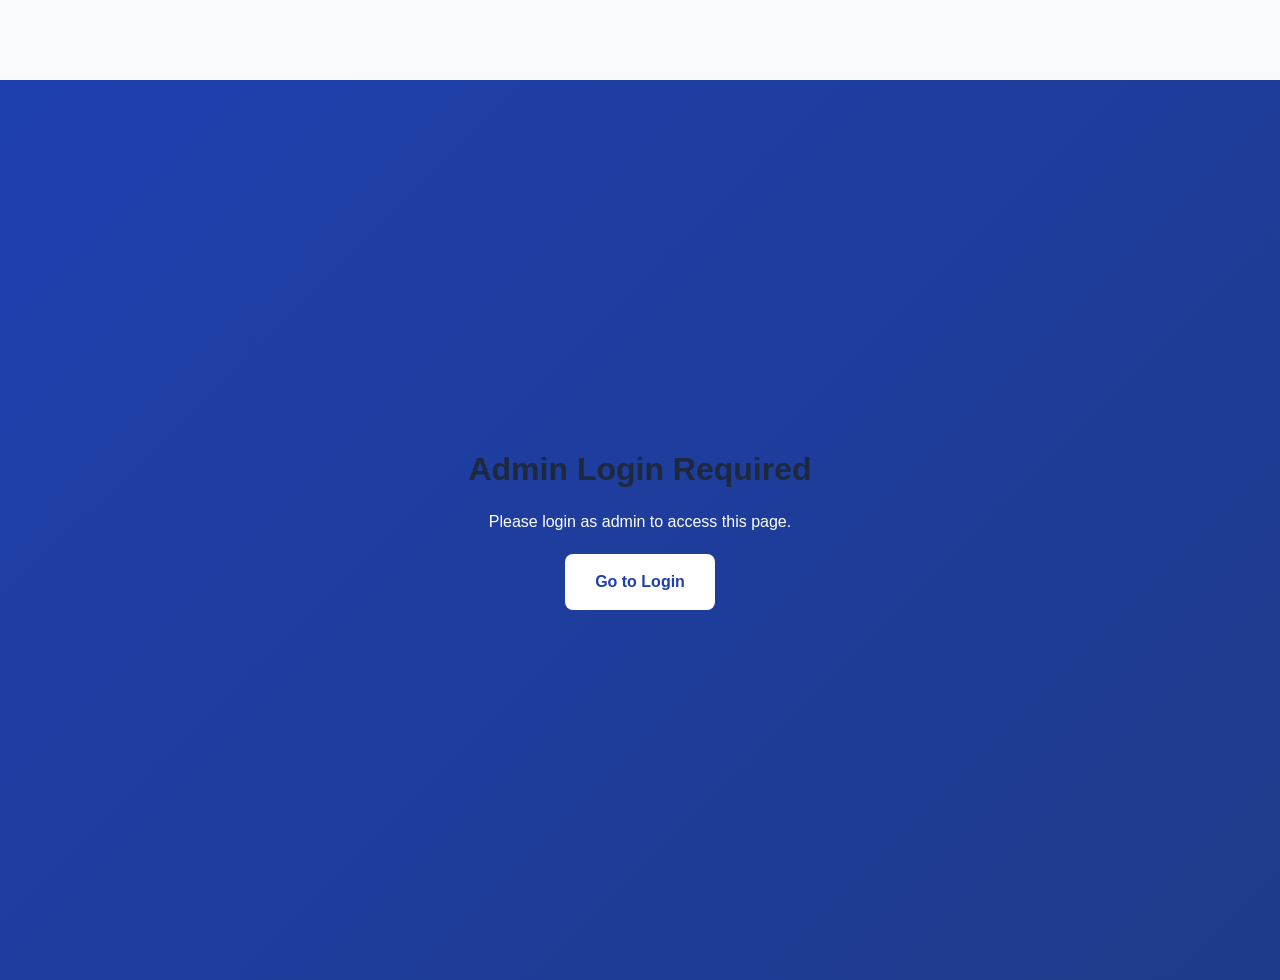
<file: admin.html>
<!DOCTYPE html>
<html lang="en">
<head>
    <meta charset="UTF-8">
    <meta name="viewport" content="width=device-width, initial-scale=1.0">
    <title>Admin Dashboard - Habesha Traditional Clothe</title>
    <link rel="stylesheet" href="styles.css">
</head>
<body>
    <header class="header">
        <div class="container">
            <div class="header-inner">
                <a href="index.html" class="logo">
                    <span class="logo-icon">ሐበሻ</span>
                    <span class="logo-text">HABESHA</span>
                </a>
                
                <nav class="nav">
                    <div class="nav-links">
                        <a href="index.html">Home</a>
                        <a href="shop.html">Shop</a>
                        <a href="about.html">About</a>
                        <a href="contact.html">Contact</a>
                    </div>
                </nav>
                
                <div class="header-actions">
                    <button class="lang-btn" onclick="toggleLanguage()" style="background: var(--primary); color: #fff; border: none; padding: 8px 12px; border-radius: 20px; cursor: pointer; font-weight: 600; margin-right: 10px;">EN</button>
                    <button class="theme-btn" onclick="toggleTheme()">🌙</button>
                    <a href="admin.html" class="admin-link" style="margin-left: 16px; color: var(--primary); font-weight: 600;">Admin</a>
                </div>
            </div>
        </div>
    </header>

    <div class="admin-layout">
        <aside class="admin-sidebar">
            <div class="admin-sidebar-item active" onclick="showAdminSection('dashboard')">
                <span>📊</span> Dashboard
            </div>
            <div class="admin-sidebar-item" onclick="showAdminSection('orders')">
                <span>📦</span> Orders
            </div>
            <div class="admin-sidebar-item" onclick="showAdminSection('products')">
                <span>🏷️</span> Products
            </div>
            <div class="admin-sidebar-item" onclick="showAdminSection('customers')">
                <span>👥</span> Customers
            </div>
            <div class="admin-sidebar-item" onclick="showAdminSection('analytics')">
                <span>📈</span> Analytics
            </div>
        </aside>

        <main class="admin-content">
            <div id="dashboardSection">
                <div class="admin-header">
                    <h1>Dashboard</h1>
                    <button class="theme-btn" onclick="toggleTheme()">🌙</button>
                </div>

                <div class="admin-stats" id="adminStats">
                    <div class="admin-stat-card">
                        <div class="stat-icon">💰</div>
                        <div class="stat-value" id="totalRevenue">ETB 0</div>
                        <div class="stat-label">Total Revenue</div>
                    </div>
                    <div class="admin-stat-card">
                        <div class="stat-icon">📦</div>
                        <div class="stat-value" id="totalOrders">0</div>
                        <div class="stat-label">Total Orders</div>
                    </div>
                    <div class="admin-stat-card">
                        <div class="stat-icon">👥</div>
                        <div class="stat-value" id="totalCustomers">0</div>
                        <div class="stat-label">Total Customers</div>
                    </div>
                    <div class="admin-stat-card">
                        <div class="stat-icon">📈</div>
                        <div class="stat-value" id="conversionRate">0%</div>
                        <div class="stat-label">Conversion Rate</div>
                    </div>
                </div>

                <h2 style="margin-bottom: 20px;">Recent Orders</h2>
                <table class="admin-table" id="recentOrdersTable">
                    <thead>
                        <tr>
                            <th>Order ID</th>
                            <th>Customer</th>
                            <th>Items</th>
                            <th>Total</th>
                            <th>Status</th>
                            <th>Date</th>
                            <th>Actions</th>
                        </tr>
                    </thead>
                    <tbody id="recentOrdersBody">
                    </tbody>
                </table>
            </div>

            <div id="ordersSection" style="display: none;">
                <div class="admin-header">
                    <h1>Manage Orders</h1>
                </div>
                <table class="admin-table" id="ordersTable">
                    <thead>
                        <tr>
                            <th>Order ID</th>
                            <th>Customer</th>
                            <th>Items</th>
                            <th>Total</th>
                            <th>Payment</th>
                            <th>Status</th>
                            <th>Date</th>
                            <th>Actions</th>
                        </tr>
                    </thead>
                    <tbody id="ordersBody">
                    </tbody>
                </table>
            </div>

            <div id="productsSection" style="display: none;">
                <div class="admin-header">
                    <h1>Manage Products</h1>
                    <button class="auth-btn" onclick="openAddProductModal()">+ Add Product</button>
                </div>
                <table class="admin-table" id="productsTable">
                    <thead>
                        <tr>
                            <th>Image</th>
                            <th>Name</th>
                            <th>Category</th>
                            <th>Price</th>
                            <th>Stock</th>
                            <th>Actions</th>
                        </tr>
                    </thead>
                    <tbody id="productsBody">
                    </tbody>
                </table>
            </div>

            <div id="customersSection" style="display: none;">
                <div class="admin-header">
                    <h1>Manage Customers</h1>
                </div>
                <table class="admin-table" id="customersTable">
                    <thead>
                        <tr>
                            <th>Name</th>
                            <th>Email</th>
                            <th>Phone</th>
                            <th>Orders</th>
                            <th>Total Spent</th>
                            <th>Member Since</th>
                            <th>Actions</th>
                        </tr>
                    </thead>
                    <tbody id="customersBody">
                    </tbody>
                </table>
            </div>

            <div id="analyticsSection" style="display: none;">
                <div class="admin-header">
                    <h1>Sales Analytics</h1>
                    <select id="reportPeriod" onchange="generateReport()" style="padding: 10px 16px; border-radius: var(--radius); border: 1px solid var(--border); background: var(--card-bg); color: var(--text);">
                        <option value="daily">Daily</option>
                        <option value="weekly">Weekly</option>
                        <option value="monthly" selected>Monthly</option>
                        <option value="yearly">Yearly</option>
                    </select>
                </div>

                <div class="admin-stats">
                    <div class="admin-stat-card">
                        <div class="stat-icon">💰</div>
                        <div class="stat-value" id="periodRevenue">ETB 0</div>
                        <div class="stat-label">Revenue</div>
                    </div>
                    <div class="admin-stat-card">
                        <div class="stat-icon">📦</div>
                        <div class="stat-value" id="periodOrders">0</div>
                        <div class="stat-label">Orders</div>
                    </div>
                    <div class="admin-stat-card">
                        <div class="stat-icon">🛒</div>
                        <div class="stat-value" id="avgOrderValue">ETB 0</div>
                        <div class="stat-label">Avg. Order Value</div>
                    </div>
                    <div class="admin-stat-card">
                        <div class="stat-icon">👥</div>
                        <div class="stat-value" id="newCustomers">0</div>
                        <div class="stat-label">New Customers</div>
                    </div>
                </div>

                <h3 style="margin: 30px 0 20px;">Top Selling Products</h3>
                <table class="admin-table" id="topProductsTable">
                    <thead>
                        <tr>
                            <th>Product</th>
                            <th>Units Sold</th>
                            <th>Revenue</th>
                        </tr>
                    </thead>
                    <tbody id="topProductsBody">
                    </tbody>
                </table>
            </div>
        </main>
    </div>

    <!-- Order Details Modal -->
    <div class="modal-overlay" id="orderDetailsModal">
        <div class="modal-content" style="max-width: 600px;">
            <button class="modal-close" onclick="closeOrderDetails()">✕</button>
            <div class="auth-header">
                <h2>Order Details</h2>
            </div>
            <div id="orderDetailsContent">
            </div>
        </div>
    </div>

    <!-- Add/Edit Product Modal -->
    <div class="modal-overlay" id="productModal">
        <div class="modal-content" style="max-width: 600px;">
            <button class="modal-close" onclick="closeProductModal()">✕</button>
            <div class="auth-header">
                <h2 id="productModalTitle">Add Product</h2>
            </div>
            <form onsubmit="saveProduct(event)" style="margin-top: 20px;">
                <input type="hidden" id="editProductId">
                <div class="form-group">
                    <label>Product Name</label>
                    <input type="text" id="productName" required>
                </div>
                <div class="form-group">
                    <label>Category</label>
                    <select id="productCategory" required>
                        <option value="habesha">Habesha Kemis</option>
                        <option value="mens">Men's Traditional</option>
                        <option value="shoes">Shoes</option>
                        <option value="accessories">Accessories</option>
                    </select>
                </div>
                <div class="form-group">
                    <label>Price (ETB)</label>
                    <input type="number" id="productPrice" required>
                </div>
                <div class="form-group">
                    <label>Stock Quantity</label>
                    <input type="number" id="productStock" required>
                </div>
                <div class="form-group">
                    <label>Image URL</label>
                    <input type="url" id="productImage" required>
                </div>
                <div class="form-group">
                    <label>Description</label>
                    <textarea id="productDescription" rows="3"></textarea>
                </div>
                <button type="submit" class="auth-btn" style="width: 100%; margin-top: 16px;">Save Product</button>
            </form>
        </div>
    </div>

    <script src="script.js"></script>
    <script>
        // Check if user is admin
        const isAdmin = localStorage.getItem('isAdmin') === 'true';
        
        if (!isAdmin) {
            // Check for default admin credentials
            const users = JSON.parse(localStorage.getItem('users') || '[]');
            const adminUser = users.find(u => u.email === 'admin@habesha.com' && u.password === 'admin123');
            
            if (!adminUser) {
                // Create default admin account
                users.push({
                    name: 'Admin',
                    email: 'admin@habesha.com',
                    phone: '+251911000000',
                    password: 'admin123',
                    isAdmin: true,
                    address: ''
                });
                localStorage.setItem('users', JSON.stringify(users));
                localStorage.setItem('isAdmin', 'true');
            } else {
                localStorage.setItem('isAdmin', 'true');
            }
        }

        checkLoginStatus();
        
        // Wait a moment for checkLoginStatus to complete
        setTimeout(function() {
            // If not logged in as admin, show login
            if (!localStorage.getItem('user')) {
                document.body.innerHTML = '<div style="display:flex;justify-content:center;align-items:center;height:100vh;flex-direction:column;gap:20px;background:linear-gradient(135deg,#1e40af,#1e3a8a);color:#fff;"><h1>Admin Login Required</h1><p>Please login as admin to access this page.</p><a href="index.html" style="padding:15px 30px;background:#fff;color:#1e40af;border-radius:8px;text-decoration:none;font-weight:600;">Go to Login</a></div>';
            } else {
                const currentUser = JSON.parse(localStorage.getItem('user'));
                const users = JSON.parse(localStorage.getItem('users') || '[]');
                const userData = users.find(u => u.email === currentUser.email);
                
                if (!userData || !userData.isAdmin) {
                    document.body.innerHTML = '<div style="display:flex;justify-content:center;align-items:center;height:100vh;flex-direction:column;gap:20px;background:linear-gradient(135deg,#1e40af,#1e3a8a);color:#fff;"><h1>Access Denied</h1><p>You do not have admin access.</p><a href="index.html" style="padding:15px 30px;background:#fff;color:#1e40af;border-radius:8px;text-decoration:none;font-weight:600;">Go to Home</a></div>';
                } else {
                    loadAdminData();
                }
            }
        }, 100);

        function showAdminSection(section) {
            document.querySelectorAll('.admin-sidebar-item').forEach(item => {
                item.classList.remove('active');
            });
            event.target.closest('.admin-sidebar-item').classList.add('active');

            document.querySelectorAll('[id$="Section"]').forEach(div => {
                div.style.display = 'none';
            });
            document.getElementById(section + 'Section').style.display = 'block';

            if (section === 'orders') loadOrdersTable();
            if (section === 'products') loadProductsTable();
            if (section === 'customers') loadCustomersTable();
            if (section === 'analytics') generateReport();
        }

        function loadAdminData() {
            // Load all orders from all users
            let allOrders = [];
            const users = JSON.parse(localStorage.getItem('users') || '[]');
            
            users.forEach(user => {
                const userOrdersKey = 'orders_' + user.email;
                const userOrders = JSON.parse(localStorage.getItem(userOrdersKey) || '[]');
                allOrders = allOrders.concat(userOrders.map(o => ({
                    ...o,
                    customerEmail: user.email,
                    customerName: user.name
                })));
            });
            
            // Also check global orders
            const globalOrders = JSON.parse(localStorage.getItem('orders') || '[]');
            allOrders = allOrders.concat(globalOrders);
            
            // Remove duplicates
            const uniqueOrders = [];
            const seenIds = new Set();
            allOrders.forEach(order => {
                if (!seenIds.has(order.id)) {
                    seenIds.add(order.id);
                    uniqueOrders.push(order);
                }
            });
            
            const orders = uniqueOrders.sort((a, b) => new Date(b.date) - new Date(a.date));
            
            const totalRevenue = orders.reduce((sum, o) => sum + o.total, 0);
            document.getElementById('totalRevenue').textContent = 'ETB ' + totalRevenue.toLocaleString();
            document.getElementById('totalOrders').textContent = orders.length;
            document.getElementById('totalCustomers').textContent = users.length;

            const conversionRate = users.length > 0 ? Math.round((orders.length / users.length) * 100) : 0;
            document.getElementById('conversionRate').textContent = conversionRate + '%';

            loadRecentOrders(orders);
            loadOrdersTable(orders);
            loadCustomersTable(users);
        }

        function loadRecentOrders(allOrders) {
            const tbody = document.getElementById('recentOrdersBody');
            const recentOrders = allOrders.slice(0, 5);
            tbody.innerHTML = recentOrders.map(order => `
                <tr>
                    <td>#${order.id}</td>
                    <td>${order.customerName || 'N/A'}<br><small>${order.customerEmail || ''}</small></td>
                    <td>${order.items?.length || 0} items</td>
                    <td>ETB ${order.total.toLocaleString()}</td>
                    <td><span class="status-badge ${order.status}" style="padding:4px 8px;border-radius:4px;background:${order.status==='delivered'?'#10b981':order.status==='cancelled'?'#ef4444':order.status==='shipped'?'#3b82f6':'#f59e0b'};color:#fff;">${order.status}</span></td>
                    <td>${new Date(order.date).toLocaleDateString()}</td>
                    <td>
                        <select onchange="updateOrderStatus('${order.id}', this.value, '${order.customerEmail}')" style="padding:6px;border-radius:6px;border:1px solid var(--border);cursor:pointer;">
                            <option value="pending" ${order.status === 'pending' ? 'selected' : ''}>Pending</option>
                            <option value="processing" ${order.status === 'processing' ? 'selected' : ''}>Processing</option>
                            <option value="shipped" ${order.status === 'shipped' ? 'selected' : ''}>Shipped</option>
                            <option value="delivered" ${order.status === 'delivered' ? 'selected' : ''}>Delivered</option>
                            <option value="cancelled" ${order.status === 'cancelled' ? 'selected' : ''}>Cancelled</option>
                        </select>
                    </td>
                </tr>
            `).join('') || '<tr><td colspan="7" style="text-align: center;">No orders yet</td></tr>';
        }

        function loadOrdersTable(allOrders) {
            const tbody = document.getElementById('ordersBody');

            const statusOptions = ['pending', 'processing', 'shipped', 'delivered', 'cancelled'];

            tbody.innerHTML = allOrders.map(order => `
                <tr>
                    <td>#${order.id}</td>
                    <td>${order.customerName || 'N/A'}<br><small>${order.customerEmail || ''}</small></td>
                    <td>${order.items?.map(i => i.name + ' x' + i.qty).join(', ') || 'N/A'}</td>
                    <td>ETB ${order.total.toLocaleString()}</td>
                    <td>${order.paymentMethod?.toUpperCase() || 'N/A'}</td>
                    <td>
                        <select onchange="updateOrderStatus('${order.id}', this.value, '${order.customerEmail}')" 
                                style="padding: 6px 10px; border-radius: 6px; border: 2px solid var(--border); 
                                       background: ${order.status === 'delivered' ? '#10b981' : order.status === 'cancelled' ? '#ef4444' : order.status === 'shipped' ? '#3b82f6' : '#f59e0b'};
                                       color: #fff; cursor: pointer;">
                            ${statusOptions.map(s => `<option value="${s}" ${order.status === s ? 'selected' : ''}>${s.charAt(0).toUpperCase() + s.slice(1)}</option>`).join('')}
                        </select>
                    </td>
                    <td>${new Date(order.date).toLocaleDateString()}</td>
                    <td>
                        <button onclick="viewOrder('${order.id}')" style="background: var(--primary); color: #fff; border: none; padding: 6px 12px; border-radius: 6px; cursor: pointer;">View</button>
                    </td>
                </tr>
            `).join('') || '<tr><td colspan="8" style="text-align: center;">No orders yet</td></tr>';
        }

        function loadProductsTable() {
            const products = getProducts();
            const tbody = document.getElementById('productsBody');

            tbody.innerHTML = products.map(p => `
                <tr>
                    <td><img src="${p.image}" style="width: 50px; height: 50px; object-fit: cover; border-radius: 8px;"></td>
                    <td>${p.name}</td>
                    <td>${p.category}</td>
                    <td>ETB ${p.price.toLocaleString()}</td>
                    <td><span style="color: ${p.stock > 10 ? 'var(--success)' : p.stock > 0 ? 'orange' : 'var(--error)'};">${p.stock || 50}</span></td>
                    <td>
                        <button onclick="editProduct(${p.id})" style="background: var(--primary); color: #fff; border: none; padding: 6px 12px; border-radius: 6px; cursor: pointer; margin-right: 4px;">Edit</button>
                        <button onclick="deleteProduct(${p.id})" style="background: var(--error); color: #fff; border: none; padding: 6px 12px; border-radius: 6px; cursor: pointer;">Delete</button>
                    </td>
                </tr>
            `).join('');
        }

        function loadCustomersTable() {
            const users = JSON.parse(localStorage.getItem('users') || '[]');
            const orders = JSON.parse(localStorage.getItem('orders') || '[]');
            const tbody = document.getElementById('customersBody');

            tbody.innerHTML = users.map(user => {
                const userOrders = orders.filter(o => o.email === user.email);
                const totalSpent = userOrders.reduce((sum, o) => sum + o.total, 0);
                return `
                    <tr>
                        <td>${user.name}</td>
                        <td>${user.email}</td>
                        <td>${user.phone || 'N/A'}</td>
                        <td>${userOrders.length}</td>
                        <td>ETB ${totalSpent.toLocaleString()}</td>
                        <td>${new Date(user.createdAt || Date.now()).toLocaleDateString()}</td>
                        <td>
                            <button onclick="viewCustomerOrders('${user.email}')" style="background: var(--primary); color: #fff; border: none; padding: 6px 12px; border-radius: 6px; cursor: pointer;">View Orders</button>
                        </td>
                    </tr>
                `;
            }).join('') || '<tr><td colspan="7" style="text-align: center;">No customers yet</td></tr>';
        }

        function viewOrder(orderId) {
            const orders = JSON.parse(localStorage.getItem('orders') || '[]');
            const order = orders.find(o => o.id === orderId);

            if (!order) return;

            document.getElementById('orderDetailsContent').innerHTML = `
                <div style="margin-top: 16px;">
                    <p><strong>Order ID:</strong> #${order.id}</p>
                    <p><strong>Customer:</strong> ${order.name}</p>
                    <p><strong>Email:</strong> ${order.email}</p>
                    <p><strong>Phone:</strong> ${order.phone}</p>
                    <p><strong>Address:</strong> ${order.address}</p>
                    <p><strong>Date:</strong> ${new Date(order.date).toLocaleString()}</p>
                    <p><strong>Status:</strong> <span class="status-badge ${order.status}">${order.status}</span></p>
                    <hr style="margin: 16px 0;">
                    <h4>Items:</h4>
                    ${order.items.map(item => `
                        <div style="display: flex; justify-content: space-between; padding: 8px 0; border-bottom: 1px solid var(--border);">
                            <span>${item.name} x${item.qty}</span>
                            <span>ETB ${(item.price * item.qty).toLocaleString()}</span>
                        </div>
                    `).join('')}
                    <div style="display: flex; justify-content: space-between; padding: 12px 0; font-weight: 700; font-size: 18px;">
                        <span>Total</span>
                        <span>ETB ${order.total.toLocaleString()}</span>
                    </div>
                </div>
            `;
            document.getElementById('orderDetailsModal').classList.add('active');
            document.body.style.overflow = 'hidden';
        }

        function closeOrderDetails() {
            document.getElementById('orderDetailsModal').classList.remove('active');
            document.body.style.overflow = '';
        }

        function updateOrderStatus(orderId, newStatus, customerEmail) {
            // Update in user-specific storage
            if (customerEmail) {
                const userOrdersKey = 'orders_' + customerEmail;
                const userOrders = JSON.parse(localStorage.getItem(userOrdersKey) || '[]');
                const userOrderIndex = userOrders.findIndex(o => o.id === orderId);
                if (userOrderIndex > -1) {
                    userOrders[userOrderIndex].status = newStatus;
                    localStorage.setItem(userOrdersKey, JSON.stringify(userOrders));
                }
            }
            
            // Also update global orders
            const globalOrders = JSON.parse(localStorage.getItem('orders') || '[]');
            const globalOrderIndex = globalOrders.findIndex(o => o.id === orderId);
            if (globalOrderIndex > -1) {
                globalOrders[globalOrderIndex].status = newStatus;
                localStorage.setItem('orders', JSON.stringify(globalOrders));
            }
            
            showNotification('Order status updated to ' + newStatus + '!');
            loadAdminData();
        }

        function openAddProductModal() {
            document.getElementById('productModalTitle').textContent = 'Add Product';
            document.getElementById('editProductId').value = '';
            document.getElementById('productName').value = '';
            document.getElementById('productCategory').value = 'habesha';
            document.getElementById('productPrice').value = '';
            document.getElementById('productStock').value = '';
            document.getElementById('productImage').value = '';
            document.getElementById('productDescription').value = '';
            document.getElementById('productModal').classList.add('active');
            document.body.style.overflow = 'hidden';
        }

        function editProduct(productId) {
            const products = getProducts();
            const product = products.find(p => p.id === productId);

            if (!product) return;

            document.getElementById('productModalTitle').textContent = 'Edit Product';
            document.getElementById('editProductId').value = product.id;
            document.getElementById('productName').value = product.name;
            document.getElementById('productCategory').value = product.category;
            document.getElementById('productPrice').value = product.price;
            document.getElementById('productStock').value = product.stock || 50;
            document.getElementById('productImage').value = product.image;
            document.getElementById('productDescription').value = product.description || '';
            document.getElementById('productModal').classList.add('active');
            document.body.style.overflow = 'hidden';
        }

        function closeProductModal() {
            document.getElementById('productModal').classList.remove('active');
            document.body.style.overflow = '';
        }

        function saveProduct(event) {
            event.preventDefault();

            const editId = document.getElementById('editProductId').value;
            const productData = {
                name: document.getElementById('productName').value,
                category: document.getElementById('productCategory').value,
                price: parseInt(document.getElementById('productPrice').value),
                stock: parseInt(document.getElementById('productStock').value),
                image: document.getElementById('productImage').value,
                description: document.getElementById('productDescription').value
            };

            let products = JSON.parse(localStorage.getItem('adminProducts') || '[]');

            if (editId) {
                const index = products.findIndex(p => p.id === parseInt(editId));
                if (index > -1) {
                    products[index] = { ...products[index], ...productData };
                    showNotification('Product updated!');
                }
            } else {
                productData.id = Date.now();
                products.push(productData);
                showNotification('Product added!');
            }

            localStorage.setItem('adminProducts', JSON.stringify(products));
            closeProductModal();
            loadProductsTable();
        }

        function deleteProduct(productId) {
            if (!confirm('Are you sure you want to delete this product?')) return;

            let products = JSON.parse(localStorage.getItem('adminProducts') || '[]');
            products = products.filter(p => p.id !== productId);
            localStorage.setItem('adminProducts', JSON.stringify(products));
            showNotification('Product deleted!');
            loadProductsTable();
        }

        function viewCustomerOrders(email) {
            const orders = JSON.parse(localStorage.getItem('orders') || '[]');
            const customerOrders = orders.filter(o => o.email === email);

            if (customerOrders.length === 0) {
                showNotification('No orders found for this customer');
                return;
            }

            alert(`Customer ${email} has ${customerOrders.length} orders totaling ETB ${customerOrders.reduce((sum, o) => sum + o.total, 0).toLocaleString()}`);
        }

        function generateReport() {
            const orders = JSON.parse(localStorage.getItem('orders') || '[]');
            const period = document.getElementById('reportPeriod').value;

            const now = new Date();
            let startDate;

            switch (period) {
                case 'daily':
                    startDate = new Date(now.setHours(0, 0, 0, 0));
                    break;
                case 'weekly':
                    startDate = new Date(now.setDate(now.getDate() - 7));
                    break;
                case 'monthly':
                    startDate = new Date(now.setMonth(now.getMonth() - 1));
                    break;
                case 'yearly':
                    startDate = new Date(now.setFullYear(now.getFullYear() - 1));
                    break;
            }

            const periodOrders = orders.filter(o => new Date(o.date) >= startDate);
            const periodRevenue = periodOrders.reduce((sum, o) => sum + o.total, 0);

            document.getElementById('periodRevenue').textContent = 'ETB ' + periodRevenue.toLocaleString();
            document.getElementById('periodOrders').textContent = periodOrders.length;
            document.getElementById('avgOrderValue').textContent = 'ETB ' + (periodOrders.length > 0 ? Math.round(periodRevenue / periodOrders.length).toLocaleString() : '0');
            document.getElementById('newCustomers').textContent = new Set(periodOrders.map(o => o.email)).size;

            loadTopProducts(periodOrders);
        }

        function loadTopProducts(orders) {
            const productSales = {};

            orders.forEach(order => {
                order.items.forEach(item => {
                    if (!productSales[item.name]) {
                        productSales[item.name] = { name: item.name, quantity: 0, revenue: 0 };
                    }
                    productSales[item.name].quantity += item.qty;
                    productSales[item.name].revenue += item.price * item.qty;
                });
            });

            const topProducts = Object.values(productSales).sort((a, b) => b.revenue - a.revenue).slice(0, 5);
            const tbody = document.getElementById('topProductsBody');

            tbody.innerHTML = topProducts.map((p, index) => `
                <tr>
                    <td>${index + 1}. ${p.name}</td>
                    <td>${p.quantity} units</td>
                    <td>ETB ${p.revenue.toLocaleString()}</td>
                </tr>
            `).join('') || '<tr><td colspan="3" style="text-align: center;">No sales data</td></tr>';
        }

        function getProducts() {
            const adminProducts = JSON.parse(localStorage.getItem('adminProducts') || '[]');
            const defaultProducts = [
                { id: 1, name: 'Handwoven Habesha Kemis', price: 8500, category: 'habesha', image: 'images/Handwoven Habesha Kemis.jpg', rating: 5, reviews: 2847, stock: 50 },
                { id: 2, name: 'Traditional Men\'s Sandal And Loafer2', price: 5500, category: 'shoes', image: '/images/Arif Tibeb Ethiopian Traditional Men\'s Sandal And Loafer2.jpg', rating: 5, reviews: 1523, stock: 30 },
                { id: 3, name: 'Festival Habesha Kemis', price: 12000, category: 'habesha', image: 'images/Festival Habesha Kemis - Golden Thread Embroidery.jpg', rating: 4, reviews: 856, stock: 20 },
                { id: 4, name: "Men's T-shirt", price: 7500, category: 'mens', image: '/images/Men Tishert.jpg', rating: 4, reviews: 1234, stock: 40 }
            ];
            return [...defaultProducts, ...adminProducts];
        }
    </script>
</body>
</html>
</file>
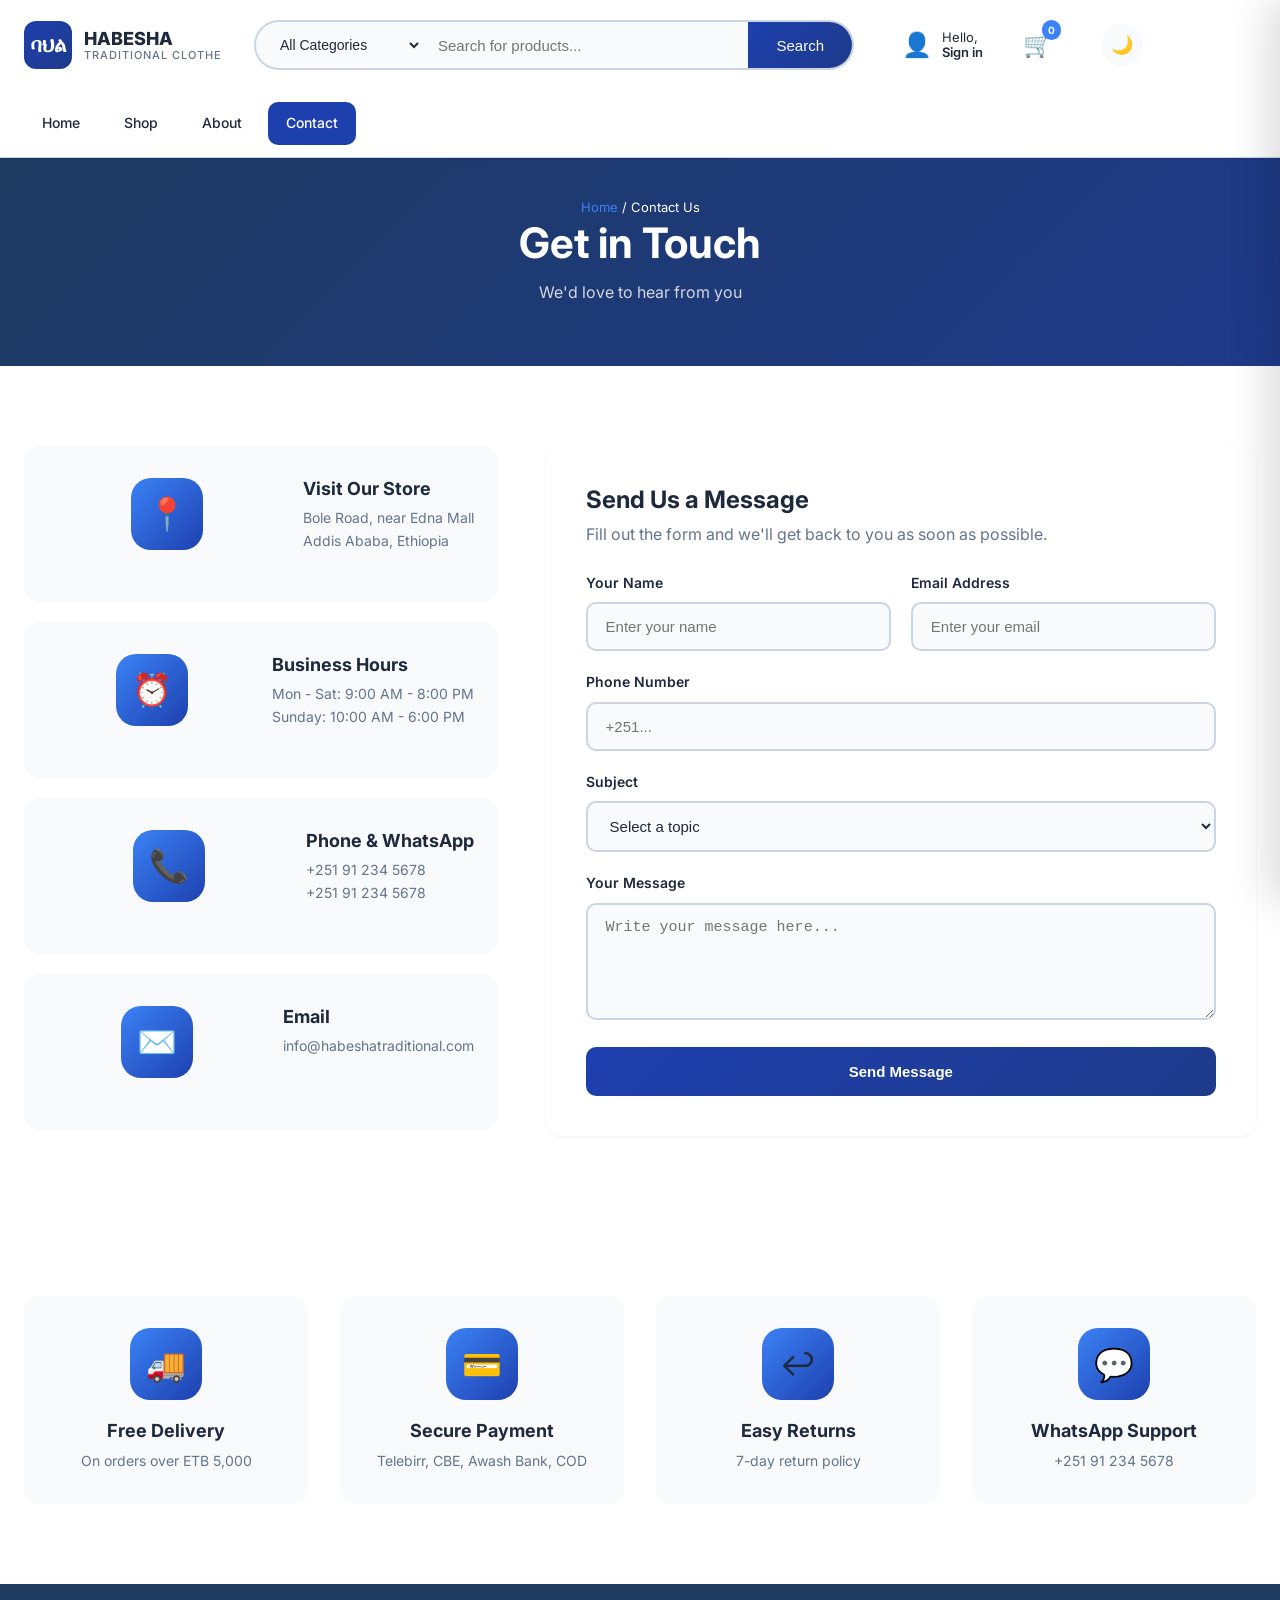
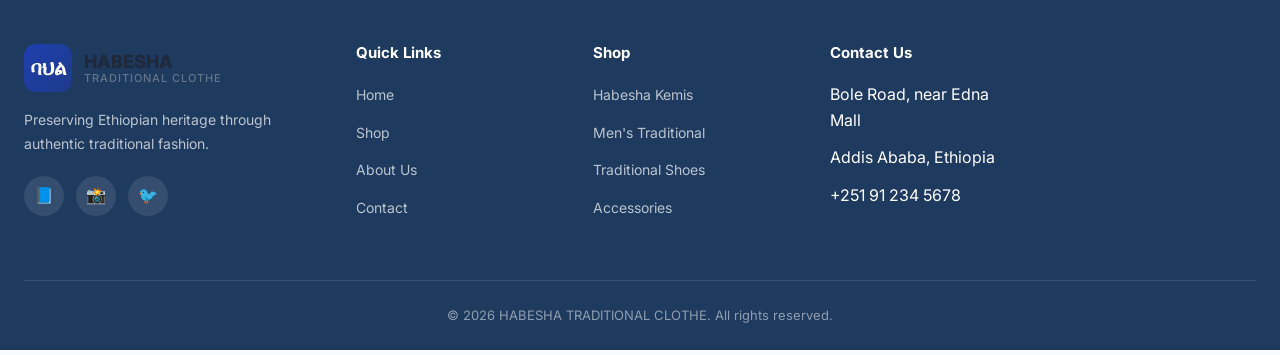
<file: contact.html>
<!DOCTYPE html>
<html lang="en">
<head>
    <meta charset="UTF-8">
    <meta name="viewport" content="width=device-width, initial-scale=1.0">
    <title>Contact Us | HABESHA TRADITIONAL CLOTHE</title>
    <link href="https://fonts.googleapis.com/css2?family=Inter:wght@400;500;600;700;800&display=swap" rel="stylesheet">
    <link rel="stylesheet" href="styles.css">
</head>
<body>
    <div class="top-bar">
        <div class="container">
            <div class="top-bar-content">
                <span>Free Delivery on orders over ETB 5,000 in Addis Ababa!</span>
                <a href="shop.html">Shop Now</a>
            </div>
        </div>
    </div>

    <header class="header">
        <div class="container">
            <div class="header-inner">
                <a href="index.html" class="logo">
                    <div class="logo-icon">ባህል</div>
                    <div class="logo-text">
                        HABESHA
                        <span>TRADITIONAL CLOTHE</span>
                    </div>
                </a>
                
                <div class="search-box">
                    <form>
                        <select>
                            <option>All Categories</option>
                            <option>Habesha Kemis</option>
                            <option>Men's Traditional</option>
                        </select>
                        <input type="text" placeholder="Search for products...">
                        <button type="submit">Search</button>
                    </form>
                </div>
                
                <div class="header-actions">
                    <div class="user-menu-wrapper" style="position: relative;">
                        <a href="#" class="header-action" onclick="toggleUserMenu(); return false;">
                            <div class="icon">👤</div>
                            <div class="text">
                                <span>Hello, <strong id="headerUserName">Sign in</strong></span>
                            </div>
                        </a>
                        <div class="user-menu" id="userMenu">
                            <div class="user-menu-header">
                                <div class="user-avatar" id="userAvatar">J</div>
                                <div>
                                    <h4 id="userName">John Doe</h4>
                                    <p id="userEmail">john@email.com</p>
                                </div>
                            </div>
                            <div class="user-menu-links">
                                <a href="#" onclick="openProfileModal(); closeUserMenu();"><span>👤</span> My Account</a>
                                <a href="#" onclick="openProfileModal(); showProfileTab('orders'); closeUserMenu();"><span>📦</span> My Orders</a>
                            </div>
                            <button class="logout-btn" onclick="logout()">Logout</button>
                        </div>
                    </div>
                    <a href="#" class="header-action" onclick="openCart()">
                        <div class="icon">🛒<span class="badge" id="headerCartCount">0</span></div>
                    </a>
                </div>
                <button class="theme-btn" onclick="toggleTheme()">🌙</button>
            </div>
        </div>
        
        <nav class="nav">
            <div class="container">
                <div class="nav-inner">
                    <div class="nav-links">
                        <a href="index.html">Home</a>
                        <a href="shop.html">Shop</a>
                        <a href="about.html">About</a>
                        <a href="contact.html" class="active">Contact</a>
                    </div>
                </div>
            </div>
        </nav>
    </header>

    <div class="cart-sidebar" id="cartSidebar">
        <div class="cart-header">
            <h3>Shopping Cart</h3>
            <button class="cart-close" onclick="closeCart()">✕</button>
        </div>
        <div class="cart-items" id="cartItems">
            <p class="cart-empty">Your cart is empty</p>
        </div>
        <div class="cart-footer">
            <div class="cart-total">
                <span>Subtotal:</span>
                <span id="cartTotal">ETB 0</span>
            </div>
        </div>
    </div>

    <section class="shop-hero">
        <div class="container">
            <div class="breadcrumbs">
                <a href="index.html">Home</a> / Contact Us
            </div>
            <h1>Get in Touch</h1>
            <p>We'd love to hear from you</p>
        </div>
    </section>

    <section class="products-section" style="padding: 80px 0;">
        <div class="container">
            <div style="display: grid; grid-template-columns: 1fr 1.5fr; gap: 48px;">
                <div>
                    <div class="feature-card" style="margin-bottom: 20px; text-align: left; display: flex; align-items: flex-start; gap: 16px;">
                        <div class="feature-icon" style="flex-shrink: 0;">📍</div>
                        <div>
                            <h3 style="margin-bottom: 8px;">Visit Our Store</h3>
                            <p style="font-size: 14px; color: var(--text-light);">Bole Road, near Edna Mall<br>Addis Ababa, Ethiopia</p>
                        </div>
                    </div>
                    <div class="feature-card" style="margin-bottom: 20px; text-align: left; display: flex; align-items: flex-start; gap: 16px;">
                        <div class="feature-icon" style="flex-shrink: 0;">⏰</div>
                        <div>
                            <h3 style="margin-bottom: 8px;">Business Hours</h3>
                            <p style="font-size: 14px; color: var(--text-light);">Mon - Sat: 9:00 AM - 8:00 PM<br>Sunday: 10:00 AM - 6:00 PM</p>
                        </div>
                    </div>
                    <div class="feature-card" style="margin-bottom: 20px; text-align: left; display: flex; align-items: flex-start; gap: 16px;">
                        <div class="feature-icon" style="flex-shrink: 0;">📞</div>
                        <div>
                            <h3 style="margin-bottom: 8px;">Phone & WhatsApp</h3>
                            <p style="font-size: 14px; color: var(--text-light);">+251 91 234 5678<br>+251 91 234 5678</p>
                        </div>
                    </div>
                    <div class="feature-card" style="text-align: left; display: flex; align-items: flex-start; gap: 16px;">
                        <div class="feature-icon" style="flex-shrink: 0;">✉️</div>
                        <div>
                            <h3 style="margin-bottom: 8px;">Email</h3>
                            <p style="font-size: 14px; color: var(--text-light);">info@habeshatraditional.com</p>
                        </div>
                    </div>
                </div>
                
                <div style="background: var(--card-bg); padding: 40px; border-radius: var(--radius); box-shadow: var(--shadow);">
                    <h2 style="font-size: 24px; margin-bottom: 8px;">Send Us a Message</h2>
                    <p style="color: var(--text-light); margin-bottom: 24px;">Fill out the form and we'll get back to you as soon as possible.</p>
                    
                    <form id="contactForm" onsubmit="handleContactSubmit(event)">
                        <div style="display: grid; grid-template-columns: 1fr 1fr; gap: 20px;">
                            <div class="form-group">
                                <label>Your Name</label>
                                <input type="text" id="contactName" placeholder="Enter your name" required>
                            </div>
                            <div class="form-group">
                                <label>Email Address</label>
                                <input type="email" id="contactEmail" placeholder="Enter your email" required>
                            </div>
                        </div>
                        <div class="form-group">
                            <label>Phone Number</label>
                            <input type="tel" id="contactPhone" placeholder="+251...">
                        </div>
                        <div class="form-group">
                            <label>Subject</label>
                            <select id="contactSubject" required style="width: 100%; padding: 14px 18px; border: 2px solid var(--border); border-radius: var(--radius-sm); font-size: 15px; background: var(--background); color: var(--text);">
                                <option value="">Select a topic</option>
                                <option>Product Inquiry</option>
                                <option>Order Question</option>
                                <option>Custom Order Request</option>
                                <option>Wholesale Inquiry</option>
                                <option>General Inquiry</option>
                            </select>
                        </div>
                        <div class="form-group">
                            <label>Your Message</label>
                            <textarea id="contactMessage" rows="5" placeholder="Write your message here..." required style="width: 100%; padding: 14px 18px; border: 2px solid var(--border); border-radius: var(--radius-sm); font-size: 15px; background: var(--background); color: var(--text); resize: vertical;"></textarea>
                        </div>
                        <button type="submit" id="submitBtn" class="auth-btn">Send Message</button>
                    </form>
                </div>
            </div>
        </div>
    </section>

    <section class="features">
        <div class="container">
            <div class="features-grid">
                <div class="feature-card">
                    <div class="feature-icon">🚚</div>
                    <h3>Free Delivery</h3>
                    <p>On orders over ETB 5,000</p>
                </div>
                <div class="feature-card">
                    <div class="feature-icon">💳</div>
                    <h3>Secure Payment</h3>
                    <p>Telebirr, CBE, Awash Bank, COD</p>
                </div>
                <div class="feature-card">
                    <div class="feature-icon">↩️</div>
                    <h3>Easy Returns</h3>
                    <p>7-day return policy</p>
                </div>
                <div class="feature-card">
                    <div class="feature-icon">💬</div>
                    <h3>WhatsApp Support</h3>
                    <p>+251 91 234 5678</p>
                </div>
            </div>
        </div>
    </section>

    <footer class="footer">
        <div class="container">
            <div class="footer-grid">
                <div class="footer-brand">
                    <a href="index.html" class="logo">
                        <div class="logo-icon">ባህል</div>
                        <div class="logo-text">
                            HABESHA
                            <span>TRADITIONAL CLOTHE</span>
                        </div>
                    </a>
                    <p>Preserving Ethiopian heritage through authentic traditional fashion.</p>
                    <div class="footer-social">
                        <a href="#">📘</a>
                        <a href="#">📸</a>
                        <a href="#">🐦</a>
                    </div>
                </div>
                <div class="footer-col">
                    <h4>Quick Links</h4>
                    <ul>
                        <li><a href="index.html">Home</a></li>
                        <li><a href="shop.html">Shop</a></li>
                        <li><a href="about.html">About Us</a></li>
                        <li><a href="contact.html">Contact</a></li>
                    </ul>
                </div>
                <div class="footer-col">
                    <h4>Shop</h4>
                    <ul>
                        <li><a href="shop.html">Habesha Kemis</a></li>
                        <li><a href="shop.html">Men's Traditional</a></li>
                        <li><a href="shop.html">Traditional Shoes</a></li>
                        <li><a href="shop.html">Accessories</a></li>
                    </ul>
                </div>
                <div class="footer-col">
                    <h4>Contact Us</h4>
                    <ul>
                        <li><p>Bole Road, near Edna Mall</p></li>
                        <li><p>Addis Ababa, Ethiopia</p></li>
                        <li><p>+251 91 234 5678</p></li>
                    </ul>
                </div>
            </div>
            <div class="footer-bottom">
                <p>© 2026 HABESHA TRADITIONAL CLOTHE. All rights reserved.</p>
            </div>
        </div>
    </footer>

    <div class="notification" id="notification"></div>

    <div class="modal-overlay auth-modal" id="authModal">
        <div class="modal-content">
            <button class="modal-close" onclick="closeAuthModal()">✕</button>
            <div class="auth-header">
                <h2 id="authTitle">Welcome Back</h2>
                <p id="authSubtitle">Sign in to your account</p>
            </div>
            <form id="loginForm" onsubmit="handleLogin(event)">
                <div class="form-group">
                    <label>Email or Phone</label>
                    <input type="text" placeholder="Enter your email or phone" required>
                </div>
                <div class="form-group">
                    <label>Password <span style="color: var(--primary); font-size: 11px;">(min 8 characters)</span></label>
                    <input type="password" placeholder="Enter your password" minlength="8" required>
                </div>
                <button type="submit" class="auth-btn">Sign In</button>
                <p class="auth-switch">
                    Don't have an account? <a href="#" onclick="switchAuth('register')">Create one</a>
                </p>
            </form>
            <form id="registerForm" style="display: none;" onsubmit="handleRegister(event)">
                <div class="form-group">
                    <label>Full Name</label>
                    <input type="text" placeholder="Enter your name" required>
                </div>
                <div class="form-group">
                    <label>Email Address</label>
                    <input type="email" placeholder="Enter your email" required>
                </div>
                <div class="form-group">
                    <label>Phone Number</label>
                    <input type="tel" placeholder="+251..." required>
                </div>
                <div class="form-group">
                    <label>Password <span style="color: var(--primary); font-size: 11px;">(min 8 characters)</span></label>
                    <input type="password" placeholder="At least 8 characters" minlength="8" required>
                </div>
                <button type="submit" class="auth-btn">Create Account</button>
                <p class="auth-switch">
                    Already have an account? <a href="#" onclick="switchAuth('login')">Sign in</a>
                </p>
            </form>
        </div>
    </div>

    <div class="modal-overlay payment-modal" id="paymentModal">
        <div class="modal-content">
            <button class="modal-close" onclick="closePaymentModal()">✕</button>
            <div class="auth-header">
                <h2>Select Payment Method</h2>
                <p>Choose how you'd like to pay</p>
            </div>
            <div class="payment-methods">
                <div class="payment-method" onclick="selectPayment('telebirr')">
                    <div class="payment-icon telebirr">T</div>
                    <div class="payment-info"><h4>Telebirr</h4><p>Pay with Telebirr mobile money</p></div>
                    <span class="payment-check">✓</span>
                </div>
                <div class="payment-method" onclick="selectPayment('cbe')">
                    <div class="payment-icon cbe">C</div>
                    <div class="payment-info"><h4>Commercial Bank</h4><p>Direct bank transfer</p></div>
                    <span class="payment-check">✓</span>
                </div>
                <div class="payment-method" onclick="selectPayment('cod')">
                    <div class="payment-icon cod">$</div>
                    <div class="payment-info"><h4>Cash on Delivery</h4><p>Pay when you receive</p></div>
                    <span class="payment-check">✓</span>
                </div>
            </div>
            <div class="payment-details" id="paymentDetails" style="display:none;">
                <h3 id="paymentTitle"></h3>
                <div id="paymentInfo"></div>
                <form id="paymentForm" onsubmit="processPayment(event)">
                    <div class="form-group">
                        <label>Transaction/Reference Number</label>
                        <input type="text" id="paymentRef" placeholder="Enter your payment reference" required>
                    </div>
                    <button type="submit" class="payment-btn">Confirm Order</button>
                </form>
            </div>
            <div class="cod-confirm" id="codConfirm" style="display:none;">
                <p>You will pay <strong id="codTotal">ETB 0</strong> when your order arrives.</p>
                <button onclick="processCODOrder()" class="payment-btn">Confirm Order</button>
            </div>
        </div>
    </div>

    <script src="script.js"></script>
    <script>
        function handleContactSubmit(event) {
            event.preventDefault();
            const submitBtn = document.getElementById('submitBtn');
            submitBtn.textContent = 'Sending...';
            submitBtn.disabled = true;
            
            setTimeout(() => {
                showNotification('Message sent successfully!');
                event.target.reset();
                submitBtn.textContent = 'Send Message';
                submitBtn.disabled = false;
            }, 1000);
        }
    </script>
</body>
</html>
</file>
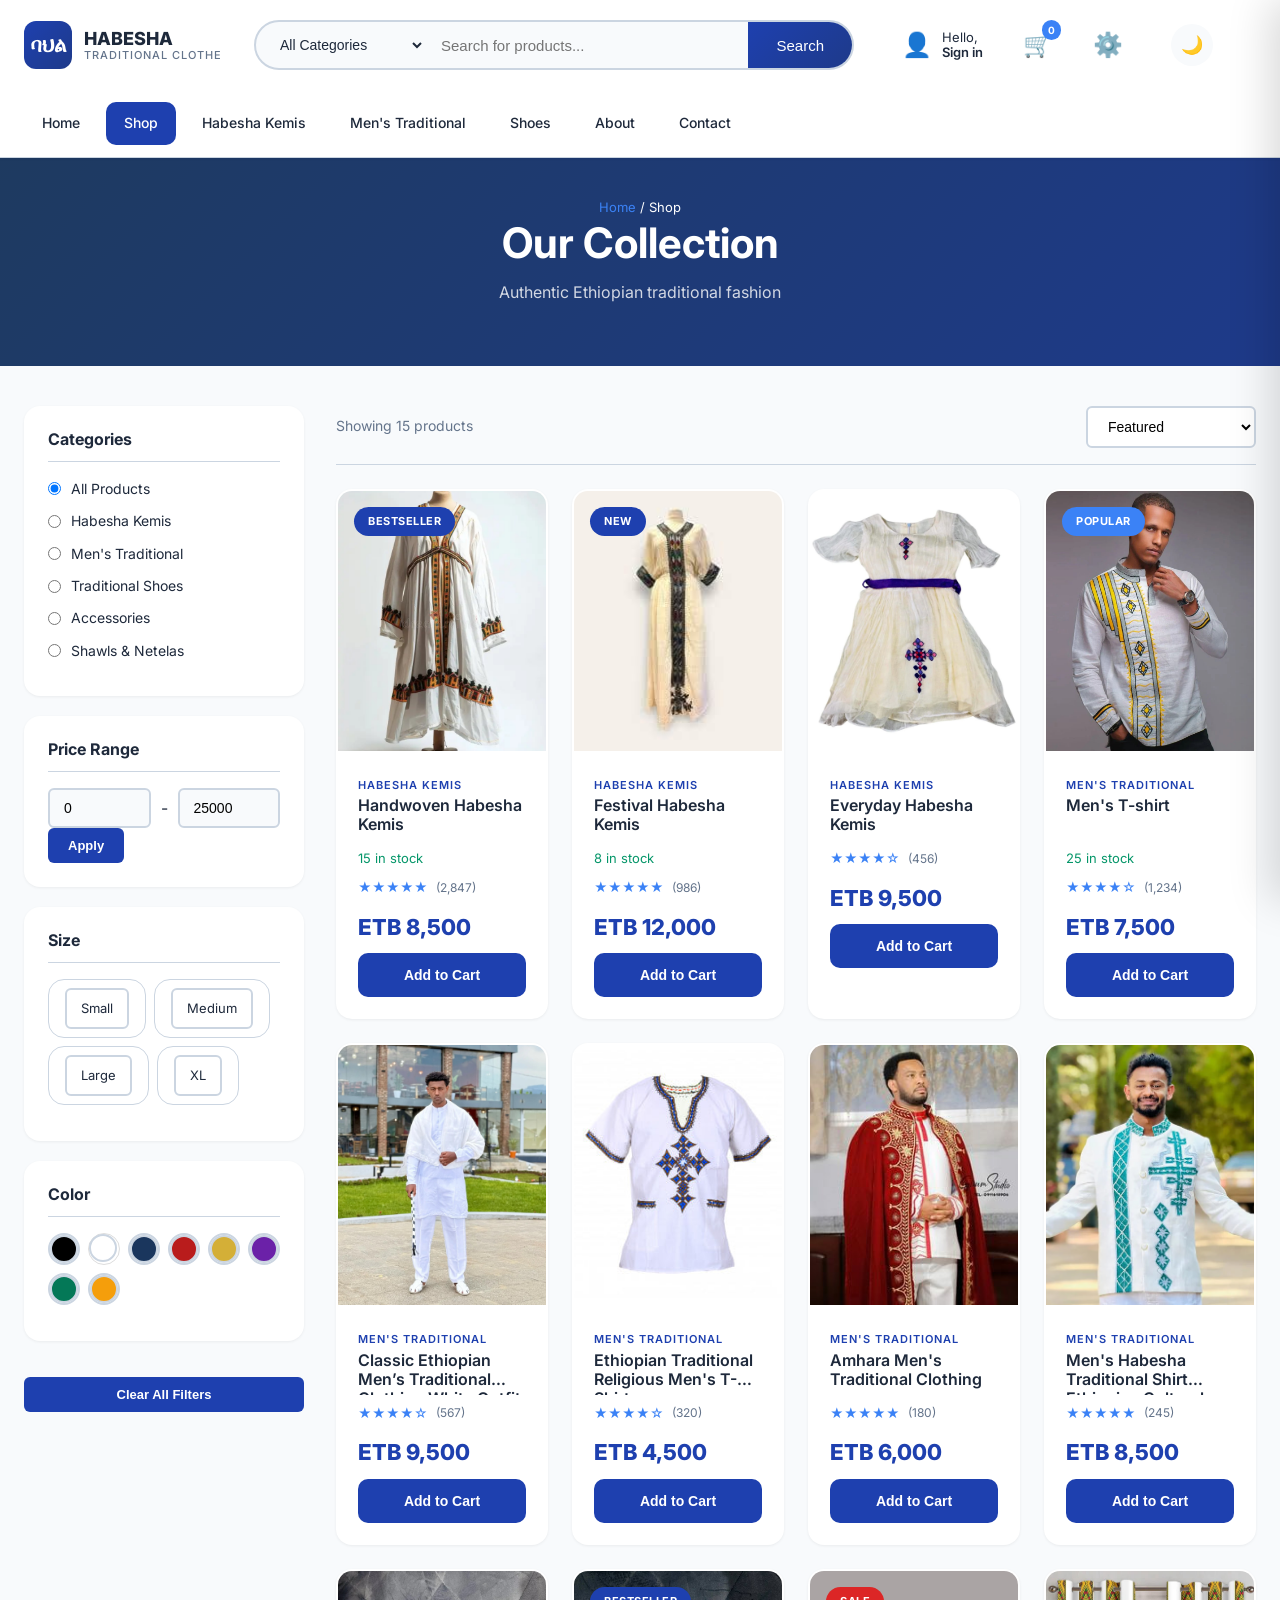
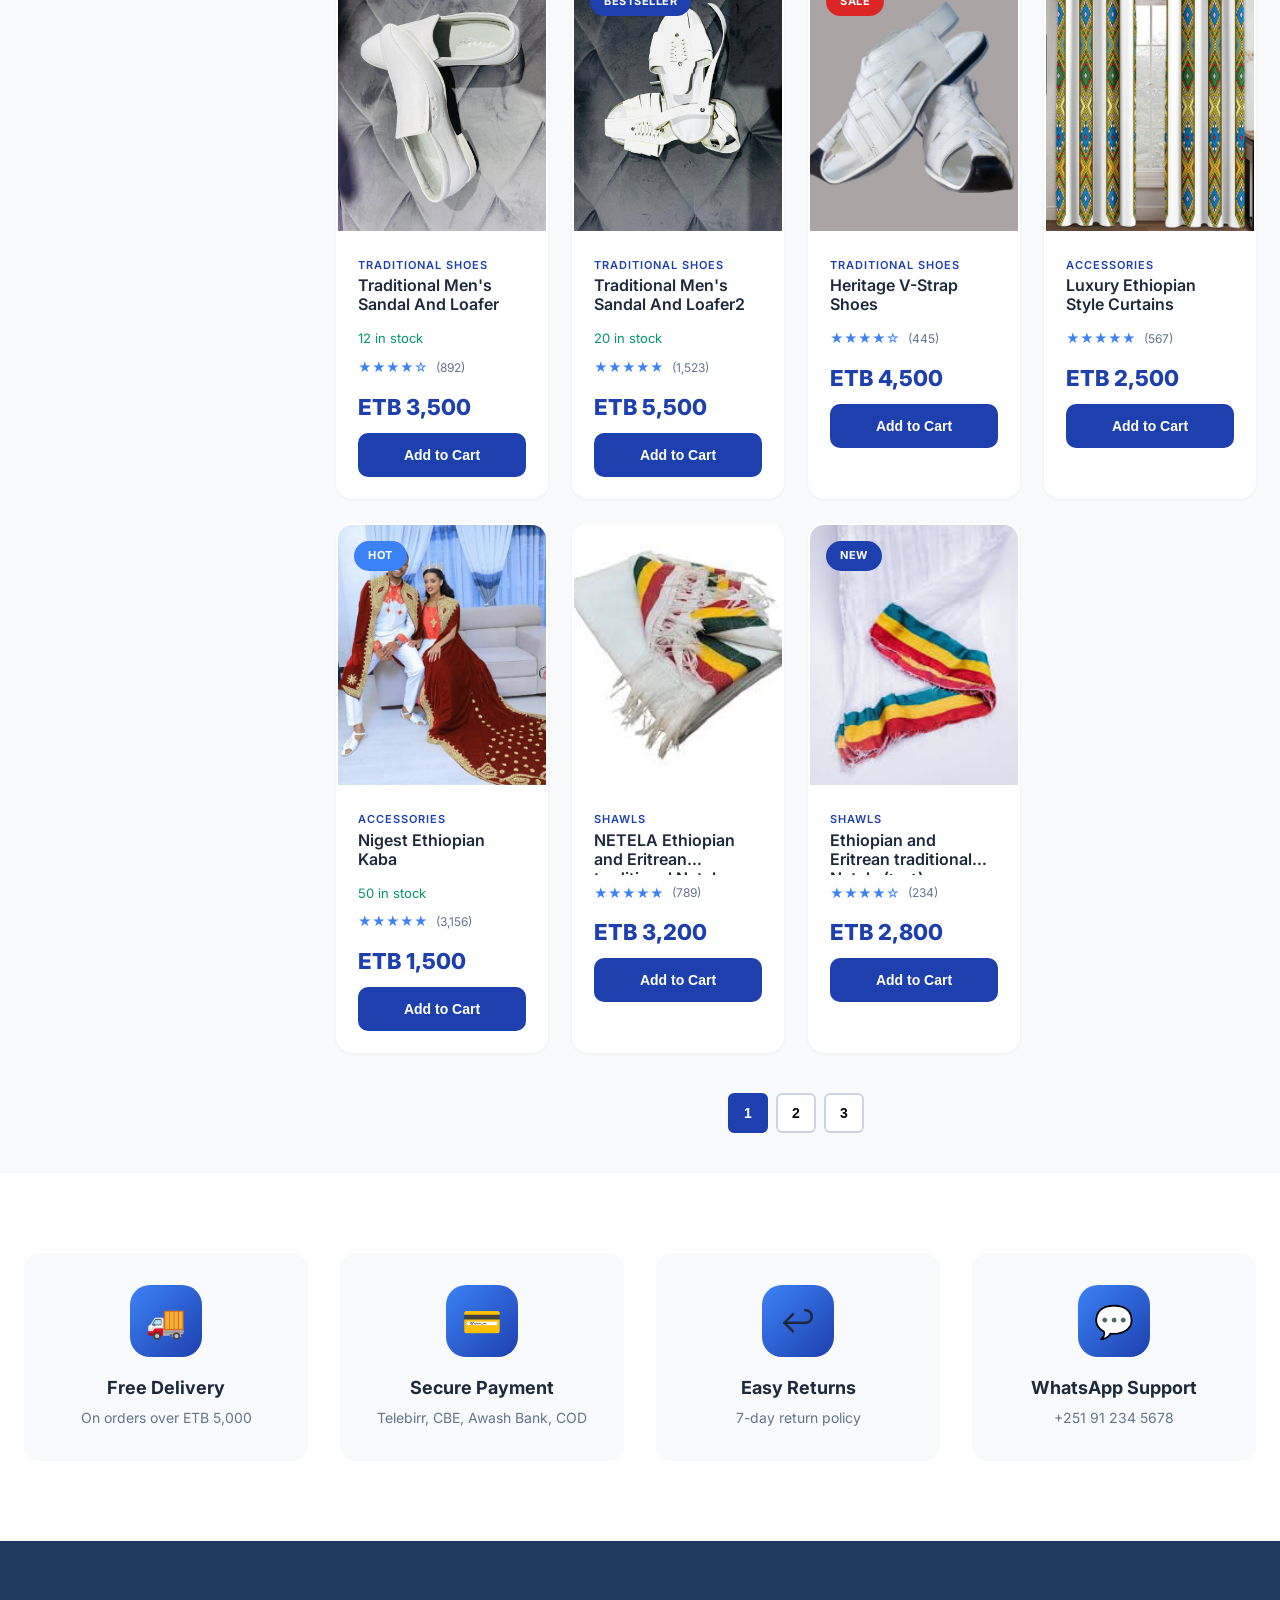
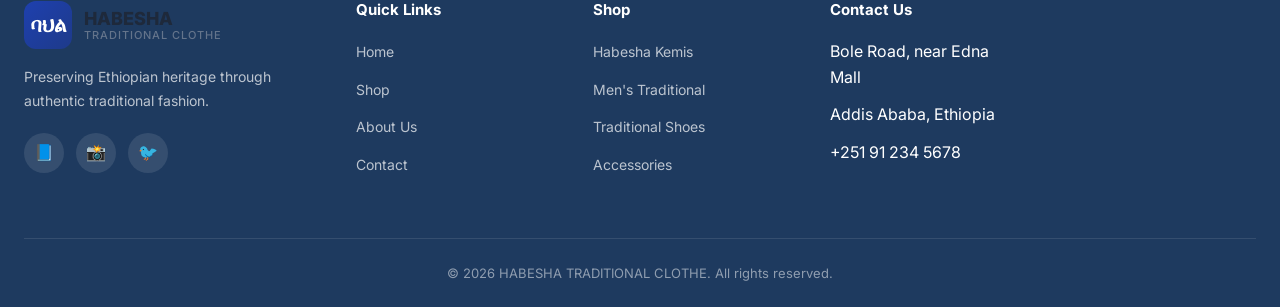
<file: shop.html>
<!DOCTYPE html>
<html lang="en">
<head>
    <meta charset="UTF-8">
    <meta name="viewport" content="width=device-width, initial-scale=1.0">
    <title>Shop | HABESHA TRADITIONAL CLOTHE</title>
    <link href="https://fonts.googleapis.com/css2?family=Inter:wght@400;500;600;700;800&display=swap" rel="stylesheet">
    <link rel="stylesheet" href="styles.css">
</head>
<body>
    <div class="top-bar">
        <div class="container">
            <div class="top-bar-content">
                <span>Free Delivery on orders over ETB 5,000 in Addis Ababa!</span>
                <a href="shop.html">Shop Now</a>
            </div>
        </div>
    </div>

    <header class="header">
        <div class="container">
            <div class="header-inner">
                <a href="index.html" class="logo">
                    <div class="logo-icon">ባህል</div>
                    <div class="logo-text">
                        HABESHA
                        <span>TRADITIONAL CLOTHE</span>
                    </div>
                </a>
                
                <div class="search-box">
                    <form onsubmit="handleSearch(event)">
                        <select id="categorySelect" onchange="goToCategory()">
                            <option value="">All Categories</option>
                            <option value="habesha">Habesha Kemis</option>
                            <option value="mens">Men's Traditional</option>
                            <option value="shoes">Traditional Shoes</option>
                            <option value="accessories">Accessories</option>
                        </select>
                        <input type="text" placeholder="Search for products..." id="searchInput" onkeyup="filterProducts()">
                        <button type="submit">Search</button>
                    </form>
                </div>
                
                <div class="header-actions">
                    <div class="user-menu-wrapper" style="position: relative;">
                        <a href="#" class="header-action" onclick="toggleUserMenu(); return false;">
                            <div class="icon">👤</div>
                            <div class="text">
                                <span>Hello, <strong id="headerUserName">Sign in</strong></span>
                            </div>
                        </a>
                        <div class="user-menu" id="userMenu">
                            <div class="user-menu-header">
                                <div class="user-avatar" id="userAvatar">J</div>
                                <div>
                                    <h4 id="userName">John Doe</h4>
                                    <p id="userEmail">john@email.com</p>
                                </div>
                            </div>
                            <div class="user-menu-links">
                                <a href="#" onclick="openProfileModal(); closeUserMenu();"><span>👤</span> My Account</a>
                                <a href="#" onclick="openProfileModal(); showProfileTab('orders'); closeUserMenu();"><span>📦</span> My Orders</a>
                            </div>
                            <button class="logout-btn" onclick="logout()">Logout</button>
                        </div>
                    </div>
                    <a href="#" class="header-action" onclick="openCart()">
                        <div class="icon">
                            🛒
                            <span class="badge" id="headerCartCount">0</span>
                        </div>
                    </a>
                    <a href="admin.html" class="header-action" style="color: var(--primary); font-weight: 600;" title="Admin Panel">
                        <div class="icon">⚙️</div>
                    </a>
                </div>
                <button class="theme-btn" onclick="toggleTheme()">🌙</button>
            </div>
        </div>
        
        <nav class="nav">
            <div class="container">
                <div class="nav-inner">
                    <div class="nav-links">
                        <a href="index.html">Home</a>
                        <a href="shop.html" class="active">Shop</a>
                        <a href="shop.html?category=habesha">Habesha Kemis</a>
                        <a href="shop.html?category=mens">Men's Traditional</a>
                        <a href="shop.html?category=shoes">Shoes</a>
                        <a href="about.html">About</a>
                        <a href="contact.html">Contact</a>
                    </div>
                </div>
            </div>
        </nav>
    </header>

    <div class="cart-sidebar" id="cartSidebar">
        <div class="cart-header">
            <h3>Shopping Cart</h3>
            <button class="cart-close" onclick="closeCart()">✕</button>
        </div>
        <div class="cart-items" id="cartItems">
            <p class="cart-empty">Your cart is empty</p>
        </div>
        <div class="cart-footer">
            <div class="cart-total">
                <span>Subtotal:</span>
                <span id="cartTotal">ETB 0</span>
            </div>
        </div>
    </div>

    <section class="shop-hero">
        <div class="container">
            <div class="breadcrumbs">
                <a href="index.html">Home</a> / Shop
            </div>
            <h1>Our Collection</h1>
            <p>Authentic Ethiopian traditional fashion</p>
        </div>
    </section>

    <section class="shop-page">
        <div class="container">
            <div class="shop-layout">
                <aside class="shop-sidebar">
                    <div class="filter-box">
                        <h3>Categories</h3>
                        <ul class="filter-list">
                            <li><label><input type="radio" name="category" value="" checked onchange="filterProducts()"> All Products</label></li>
                            <li><label><input type="radio" name="category" value="habesha" onchange="filterProducts()"> Habesha Kemis</label></li>
                            <li><label><input type="radio" name="category" value="mens" onchange="filterProducts()"> Men's Traditional</label></li>
                            <li><label><input type="radio" name="category" value="shoes" onchange="filterProducts()"> Traditional Shoes</label></li>
                            <li><label><input type="radio" name="category" value="accessories" onchange="filterProducts()"> Accessories</label></li>
                            <li><label><input type="radio" name="category" value="shawls" onchange="filterProducts()"> Shawls & Netelas</label></li>
                        </ul>
                    </div>
                    
                    <div class="filter-box">
                        <h3>Price Range</h3>
                        <div class="price-inputs">
                            <input type="number" placeholder="Min" id="priceMin" value="0">
                            <span>-</span>
                            <input type="number" placeholder="Max" id="priceMax" value="25000">
                        </div>
                        <button class="price-btn" onclick="filterProducts()">Apply</button>
                    </div>

                    <div class="filter-box">
                        <h3>Size</h3>
                        <div class="size-options">
                            <label class="size-option"><input type="checkbox" name="size" value="small" onchange="filterProducts()"> <span>Small</span></label>
                            <label class="size-option"><input type="checkbox" name="size" value="medium" onchange="filterProducts()"> <span>Medium</span></label>
                            <label class="size-option"><input type="checkbox" name="size" value="large" onchange="filterProducts()"> <span>Large</span></label>
                            <label class="size-option"><input type="checkbox" name="size" value="xlarge" onchange="filterProducts()"> <span>XL</span></label>
                        </div>
                    </div>

                    <div class="filter-box">
                        <h3>Color</h3>
                        <div class="color-options">
                            <label class="color-option" style="--color: #000;" title="Black"><input type="checkbox" name="color" value="black" onchange="filterProducts()"></label>
                            <label class="color-option" style="--color: #fff; border: 1px solid #ddd;" title="White"><input type="checkbox" name="color" value="white" onchange="filterProducts()"></label>
                            <label class="color-option" style="--color: #1a365d;" title="Navy"><input type="checkbox" name="color" value="navy" onchange="filterProducts()"></label>
                            <label class="color-option" style="--color: #b91c1c;" title="Red"><input type="checkbox" name="color" value="red" onchange="filterProducts()"></label>
                            <label class="color-option" style="--color: #d4af37;" title="Gold"><input type="checkbox" name="color" value="gold" onchange="filterProducts()"></label>
                            <label class="color-option" style="--color: #6b21a8;" title="Purple"><input type="checkbox" name="color" value="purple" onchange="filterProducts()"></label>
                            <label class="color-option" style="--color: #047857;" title="Green"><input type="checkbox" name="color" value="green" onchange="filterProducts()"></label>
                            <label class="color-option" style="--color: #f59e0b;" title="Orange"><input type="checkbox" name="color" value="orange" onchange="filterProducts()"></label>
                        </div>
                    </div>

                    <button class="price-btn" onclick="clearFilters()" style="margin-top: 1rem; width: 100%;">Clear All Filters</button>
                </aside>
                
                <div class="shop-main">
                    <div class="shop-header">
                        <p id="productCount">Showing 12 products</p>
                        <select onchange="sortProducts(this.value)">
                            <option value="featured">Featured</option>
                            <option value="price-low">Price: Low to High</option>
                            <option value="price-high">Price: High to Low</option>
                        </select>
                    </div>
                    
                    <div class="products-grid" id="productGrid">
                        <div class="product-card" data-category="habesha" data-price="8500" data-size="large,xlarge" data-color="navy,gold" data-stock="15">
                            <div class="product-image">
                                <span class="product-badge badge-best">Bestseller</span>
                                <img src="images/Handwoven Habesha Kemis.jpg" alt="Habesha Kemis">
                                <div class="product-actions">
                                    <button class="product-action-btn">♡</button>
                                    <button class="product-action-btn">👁</button>
                                </div>
                            </div>
                            <div class="product-info">
                                <span class="product-category">Habesha Kemis</span>
                                <h3 class="product-title">Handwoven Habesha Kemis</h3>
                                <div class="product-stock" data-stock="15">15 in stock</div>
                                <div class="product-rating">
                                    <span class="stars">★★★★★</span>
                                    <span class="rating-count">(2,847)</span>
                                </div>
                                <div class="product-price">
                                    <span class="price-current">ETB 8,500</span>
                                </div>
                                <button class="product-btn" onclick="addToCart('Handwoven Habesha Kemis', 8500)">Add to Cart</button>
                            </div>
                        </div>
                        
                        <div class="product-card" data-category="habesha" data-price="12000" data-size="small,medium,large,xlarge" data-color="gold,red" data-stock="8">
                            <div class="product-image">
                                <span class="product-badge badge-new">New</span>
                                <img src="images/Festival Habesha Kemis - Golden Thread Embroidery.jpg" alt="Festival Kemis">
                                <div class="product-actions">
                                    <button class="product-action-btn">♡</button>
                                    <button class="product-action-btn">👁</button>
                                </div>
                            </div>
                            <div class="product-info">
                                <span class="product-category">Habesha Kemis</span>
                                <h3 class="product-title">Festival Habesha Kemis</h3>
                                <div class="product-stock" data-stock="8">8 in stock</div>
                                <div class="product-rating">
                                    <span class="stars">★★★★★</span>
                                    <span class="rating-count">(986)</span>
                                </div>
                                <div class="product-price">
                                    <span class="price-current">ETB 12,000</span>
                                </div>
                                <button class="product-btn" onclick="addToCart('Festival Habesha Kemis', 12000)">Add to Cart</button>
                            </div>
                        </div>
                        
                        <div class="product-card" data-category="habesha" data-price="9500" data-size="small,medium,large" data-color="white,navy">
                            <div class="product-image">
                                <img src="/images/Everyday Habesha Kemis.jpg" alt="Everyday Kemis">
                                <div class="product-actions">
                                    <button class="product-action-btn">♡</button>
                                    <button class="product-action-btn">👁</button>
                                </div>
                            </div>
                            <div class="product-info">
                                <span class="product-category">Habesha Kemis</span>
                                <h3 class="product-title">Everyday Habesha Kemis</h3>
                                <div class="product-rating">
                                    <span class="stars">★★★★☆</span>
                                    <span class="rating-count">(456)</span>
                                </div>
                                <div class="product-price">
                                    <span class="price-current">ETB 9,500</span>
                                </div>
                                <button class="product-btn" onclick="addToCart('Everyday Habesha Kemis', 9500)">Add to Cart</button>
                            </div>
                        </div>
                        
                        <div class="product-card" data-category="mens" data-price="7500" data-size="small,medium,large,xlarge" data-color="white,black" data-stock="25">
                            <div class="product-image">
                                <span class="product-badge badge-hot">Popular</span>
                                <img src="/images/Men Tishert.jpg" alt="Men's Kemis">
                                <div class="product-actions">
                                    <button class="product-action-btn">♡</button>
                                    <button class="product-action-btn">👁</button>
                                </div>
                            </div>
                            <div class="product-info">
                                <span class="product-category">Men's Traditional</span>
                                <h3 class="product-title">Men's T-shirt</h3>
                                <div class="product-stock" data-stock="25">25 in stock</div>
                                <div class="product-rating">
                                    <span class="stars">★★★★☆</span>
                                    <span class="rating-count">(1,234)</span>
                                </div>
                                <div class="product-price">
                                    <span class="price-current">ETB 7,500</span>
                                </div>
                                <button class="product-btn" onclick="addToCart('Men\'s Habesha Kemis', 7500)">Add to Cart</button>
                            </div>
                        </div>
                        
                        <div class="product-card" data-category="mens" data-price="9500">
                            <div class="product-image">
                                <img src="/images/Classic Ethiopian Men’s Traditional Clothing White Outfit with Netela Cultural Men's Outfit.jpg" alt="Premium Men's Kemis">
                                <div class="product-actions">
                                    <button class="product-action-btn">♡</button>
                                    <button class="product-action-btn">👁</button>
                                </div>
                            </div>
                            <div class="product-info">
                                <span class="product-category">Men's Traditional</span>
                                <h3 class="product-title">Classic Ethiopian Men’s Traditional Clothing White Outfit with Netela Cultural Men's Outfit</h3>
                                <div class="product-rating">
                                    <span class="stars">★★★★☆</span>
                                    <span class="rating-count">(567)</span>
                                </div>
                                <div class="product-price">
                                    <span class="price-current">ETB 9,500</span>
                                </div>
                                <button class="product-btn" onclick="addToCart('Classic Ethiopian Men\'s Traditional Clothing White Outfit with Netela Cultural Men\'s Outfit', 9500)">Add to Cart</button>
                            </div>
                        </div>

                        <div class="product-card" data-category="mens" data-price="4500">
                            <div class="product-image">
                                <img src="/images/Ethiopian Traditional Religious Men’s T-Shirt.jpg" alt="Religious T-Shirt">
                                <div class="product-actions">
                                    <button class="product-action-btn">♡</button>
                                    <button class="product-action-btn">👁</button>
                                </div>
                            </div>
                            <div class="product-info">
                                <span class="product-category">Men's Traditional</span>
                                <h3 class="product-title">Ethiopian Traditional Religious Men's T-Shirt</h3>
                                <div class="product-rating">
                                    <span class="stars">★★★★☆</span>
                                    <span class="rating-count">(320)</span>
                                </div>
                                <div class="product-price">
                                    <span class="price-current">ETB 4,500</span>
                                </div>
                                <button class="product-btn" onclick="addToCart('Ethiopian Traditional Religious Men\'s T-Shirt', 4500)">Add to Cart</button>
                            </div>
                        </div>

                        <div class="product-card" data-category="mens" data-price="6000">
                            <div class="product-image">
                                <img src="/images/Amhara Men's Traditional Clothing.jpg" alt="Amhara Clothing">
                                <div class="product-actions">
                                    <button class="product-action-btn">♡</button>
                                    <button class="product-action-btn">👁</button>
                                </div>
                            </div>
                            <div class="product-info">
                                <span class="product-category">Men's Traditional</span>
                                <h3 class="product-title">Amhara Men's Traditional Clothing</h3>
                                <div class="product-rating">
                                    <span class="stars">★★★★★</span>
                                    <span class="rating-count">(180)</span>
                                </div>
                                <div class="product-price">
                                    <span class="price-current">ETB 6,000</span>
                                </div>
                                <button class="product-btn" onclick="addToCart('Amhara Men\'s Traditional Clothing', 6000)">Add to Cart</button>
                            </div>
                        </div>

                        <div class="product-card" data-category="mens" data-price="8500">
                            <div class="product-image">
                                <img src="/images/Men’s Habesha Traditional Shirt Ethiopian Cultural Wear Men's Clothing For Celebrations 326.jpg" alt="Habesha Shirt">
                                <div class="product-actions">
                                    <button class="product-action-btn">♡</button>
                                    <button class="product-action-btn">👁</button>
                                </div>
                            </div>
                            <div class="product-info">
                                <span class="product-category">Men's Traditional</span>
                                <h3 class="product-title">Men's Habesha Traditional Shirt Ethiopian Cultural Wear Men's Clothing For Celebrations</h3>
                                <div class="product-rating">
                                    <span class="stars">★★★★★</span>
                                    <span class="rating-count">(245)</span>
                                </div>
                                <div class="product-price">
                                    <span class="price-current">ETB 8,500</span>
                                </div>
                                <button class="product-btn" onclick="addToCart('Men\'s Habesha Traditional Shirt Ethiopian Cultural Wear Men\'s Clothing For Celebrations', 8500)">Add to Cart</button>
                            </div>
                        </div>
                        
                        <div class="product-card" data-category="shoes" data-price="3500" data-size="large,xlarge" data-color="black,brown" data-stock="12">
                            <div class="product-image">
                                <img src="/images/Arif Tibeb Ethiopian Traditional Men's Sandal And Loafer.jpg" alt="Kuru Shoes">
                                <div class="product-actions">
                                    <button class="product-action-btn">♡</button>
                                    <button class="product-action-btn">👁</button>
                                </div>
                            </div>
                            <div class="product-info">
                                <span class="product-category">Traditional Shoes</span>
                                <h3 class="product-title">Traditional Men's Sandal And Loafer</h3>
                                <div class="product-stock" data-stock="12">12 in stock</div>
                                <div class="product-rating">
                                    <span class="stars">★★★★☆</span>
                                    <span class="rating-count">(892)</span>
                                </div>
                                <div class="product-price">
                                    <span class="price-current">ETB 3,500</span>
                                </div>
                                <button class="product-btn" onclick="addToCart('Traditional Men\'s Sandal And Loafer', 3500)">Add to Cart</button>
                            </div>
                        </div>
                        
                        <div class="product-card" data-category="shoes" data-price="5500" data-size="large,xlarge" data-color="black,brown" data-stock="20">
                            <div class="product-image">
                                <span class="product-badge badge-best">Bestseller</span>
                                <img src="/images/Arif Tibeb Ethiopian Traditional Men's Sandal And Loafer2.jpg" alt="Leather Sandals">
                                <div class="product-actions">
                                    <button class="product-action-btn">♡</button>
                                    <button class="product-action-btn">👁</button>
                                </div>
                            </div>
                            <div class="product-info">
                                <span class="product-category">Traditional Shoes</span>
                                <h3 class="product-title">Traditional Men's Sandal And Loafer2</h3>
                                <div class="product-stock" data-stock="20">20 in stock</div>
                                <div class="product-rating">
                                    <span class="stars">★★★★★</span>
                                    <span class="rating-count">(1,523)</span>
                                </div>
                                <div class="product-price">
                                    <span class="price-current">ETB 5,500</span>
                                </div>
                                <button class="product-btn" onclick="addToCart('Traditional Men\'s Sandal And Loafer2', 5500)">Add to Cart</button>
                            </div>
                        </div>
                        
                        <div class="product-card" data-category="shoes" data-price="4500">
                            <div class="product-image">
                                <span class="product-badge badge-sale">Sale</span>
                                <img src="/images/Heritage V-Strap Shoes.jpg" alt="Festival Shoes">
                                <div class="product-actions">
                                    <button class="product-action-btn">♡</button>
                                    <button class="product-action-btn">👁</button>
                                </div>
                            </div>
                            <div class="product-info">
                                <span class="product-category">Traditional Shoes</span>
                                <h3 class="product-title">Heritage V-Strap Shoes</h3>
                                <div class="product-rating">
                                    <span class="stars">★★★★☆</span>
                                    <span class="rating-count">(445)</span>
                                </div>
                                <div class="product-price">
                                    <span class="price-current">ETB 4,500</span>
                                </div>
                                <button class="product-btn" onclick="addToCart('Heritage V-Strap Shoes', 4500)">Add to Cart</button>
                            </div>
                        </div>
                        
                        <div class="product-card" data-category="accessories" data-price="2500">
                            <div class="product-image">
                                <img src="/images/Luxury Ethiopian Style Curtains.jpg" alt="Curtains">
                                <div class="product-actions">
                                    <button class="product-action-btn">♡</button>
                                    <button class="product-action-btn">👁</button>
                                </div>
                            </div>
                            <div class="product-info">
                                <span class="product-category">Accessories</span>
                                <h3 class="product-title">Luxury Ethiopian Style Curtains</h3>
                                <div class="product-rating">
                                    <span class="stars">★★★★★</span>
                                    <span class="rating-count">(567)</span>
                                </div>
                                <div class="product-price">
                                    <span class="price-current">ETB 2,500</span>
                                </div>
                                <button class="product-btn" onclick="addToCart('Luxury Ethiopian Style Curtains', 2500)">Add to Cart</button>
                            </div>
                        </div>
                        
                        <div class="product-card" data-category="accessories" data-price="1500" data-stock="50">
                            <div class="product-image">
                                <span class="product-badge badge-hot">Hot</span>
                                <img src="/images/Nigest Ethiopian Kaba.jpg" alt="Scarf">
                                <div class="product-actions">
                                    <button class="product-action-btn">♡</button>
                                    <button class="product-action-btn">👁</button>
                                </div>
                            </div>
                            <div class="product-info">
                                <span class="product-category">Accessories</span>
                                <h3 class="product-title">Nigest Ethiopian Kaba</h3>
                                <div class="product-stock" data-stock="50">50 in stock</div>
                                <div class="product-rating">
                                    <span class="stars">★★★★★</span>
                                    <span class="rating-count">(3,156)</span>
                                </div>
                                <div class="product-price">
                                    <span class="price-current">ETB 1,500</span>
                                </div>
                                <button class="product-btn" onclick="addToCart('Nigest Ethiopian Kaba', 1500)">Add to Cart</button>
                            </div>
                        </div>
                        
                        <div class="product-card" data-category="shawls" data-price="3200">
                            <div class="product-image">
                                <img src="/images/NETELA  Ethiopian and Eritrean traditional Netela.jpg" alt="White Netela">
                                <div class="product-actions">
                                    <button class="product-action-btn">♡</button>
                                    <button class="product-action-btn">👁</button>
                                </div>
                            </div>
                            <div class="product-info">
                                <span class="product-category">Shawls</span>
                                <h3 class="product-title">NETELA Ethiopian and Eritrean traditional Netela</h3>
                                <div class="product-rating">
                                    <span class="stars">★★★★★</span>
                                    <span class="rating-count">(789)</span>
                                </div>
                                <div class="product-price">
                                    <span class="price-current">ETB 3,200</span>
                                </div>
                                <button class="product-btn" onclick="addToCart('NETELA Ethiopian and Eritrean traditional Netela', 3200)">Add to Cart</button>
                            </div>
                        </div>
                        
                        <div class="product-card" data-category="shawls" data-price="2800">
                            <div class="product-image">
                                <span class="product-badge badge-new">New</span>
                                <img src="/images/Ethiopian and Eritrean traditional Netela (ነጠላ).jpg" alt="Colored Netela">
                                <div class="product-actions">
                                    <button class="product-action-btn">♡</button>
                                    <button class="product-action-btn">👁</button>
                                </div>
                            </div>
                            <div class="product-info">
                                <span class="product-category">Shawls</span>
                                <h3 class="product-title">Ethiopian and Eritrean traditional Netela (ነጠላ)</h3>
                                <div class="product-rating">
                                    <span class="stars">★★★★☆</span>
                                    <span class="rating-count">(234)</span>
                                </div>
                                <div class="product-price">
                                    <span class="price-current">ETB 2,800</span>
                                </div>
                                <button class="product-btn" onclick="addToCart('Ethiopian and Eritrean traditional Netela (ነጠላ)', 2800)">Add to Cart</button>
                            </div>
                        </div>
                    </div>
                    
                    <div class="pagination">
                        <button class="page-btn active">1</button>
                        <button class="page-btn">2</button>
                        <button class="page-btn">3</button>
                    </div>
                </div>
            </div>
        </div>
    </section>

    <section class="features">
        <div class="container">
            <div class="features-grid">
                <div class="feature-card">
                    <div class="feature-icon">🚚</div>
                    <h3>Free Delivery</h3>
                    <p>On orders over ETB 5,000</p>
                </div>
                <div class="feature-card">
                    <div class="feature-icon">💳</div>
                    <h3>Secure Payment</h3>
                    <p>Telebirr, CBE, Awash Bank, COD</p>
                </div>
                <div class="feature-card">
                    <div class="feature-icon">↩️</div>
                    <h3>Easy Returns</h3>
                    <p>7-day return policy</p>
                </div>
                <div class="feature-card">
                    <div class="feature-icon">💬</div>
                    <h3>WhatsApp Support</h3>
                    <p>+251 91 234 5678</p>
                </div>
            </div>
        </div>
    </section>

    <footer class="footer">
        <div class="container">
            <div class="footer-grid">
                <div class="footer-brand">
                    <a href="index.html" class="logo">
                        <div class="logo-icon">ባህል</div>
                        <div class="logo-text">
                            HABESHA
                            <span>TRADITIONAL CLOTHE</span>
                        </div>
                    </a>
                    <p>Preserving Ethiopian heritage through authentic traditional fashion.</p>
                    <div class="footer-social">
                        <a href="#">📘</a>
                        <a href="#">📸</a>
                        <a href="#">🐦</a>
                    </div>
                </div>
                <div class="footer-col">
                    <h4>Quick Links</h4>
                    <ul>
                        <li><a href="index.html">Home</a></li>
                        <li><a href="shop.html">Shop</a></li>
                        <li><a href="about.html">About Us</a></li>
                        <li><a href="contact.html">Contact</a></li>
                    </ul>
                </div>
                <div class="footer-col">
                    <h4>Shop</h4>
                    <ul>
                        <li><a href="shop.html">Habesha Kemis</a></li>
                        <li><a href="shop.html">Men's Traditional</a></li>
                        <li><a href="shop.html">Traditional Shoes</a></li>
                        <li><a href="shop.html">Accessories</a></li>
                    </ul>
                </div>
                <div class="footer-col">
                    <h4>Contact Us</h4>
                    <ul>
                        <li><p>Bole Road, near Edna Mall</p></li>
                        <li><p>Addis Ababa, Ethiopia</p></li>
                        <li><p>+251 91 234 5678</p></li>
                    </ul>
                </div>
            </div>
            <div class="footer-bottom">
                <p>© 2026 HABESHA TRADITIONAL CLOTHE. All rights reserved.</p>
            </div>
        </div>
    </footer>

    <div class="notification" id="notification"></div>

    <div class="modal-overlay auth-modal" id="authModal">
        <div class="modal-content">
            <button class="modal-close" onclick="closeAuthModal()">✕</button>
            <div class="auth-header">
                <h2 id="authTitle">Welcome Back</h2>
                <p id="authSubtitle">Sign in to your account</p>
            </div>
            <form id="loginForm" onsubmit="handleLogin(event)">
                <div class="form-group">
                    <label>Email or Phone</label>
                    <input type="text" placeholder="Enter your email or phone" required>
                </div>
                <div class="form-group">
                    <label>Password <span style="color: var(--primary); font-size: 11px;">(min 8 characters)</span></label>
                    <input type="password" placeholder="Enter your password" minlength="8" required>
                </div>
                <button type="submit" class="auth-btn">Sign In</button>
                <p class="auth-switch">
                    Don't have an account? <a href="#" onclick="switchAuth('register')">Create one</a>
                </p>
            </form>
            <form id="registerForm" style="display: none;" onsubmit="handleRegister(event)">
                <div class="form-group">
                    <label>Full Name</label>
                    <input type="text" placeholder="Enter your name" required>
                </div>
                <div class="form-group">
                    <label>Email Address</label>
                    <input type="email" placeholder="Enter your email" required>
                </div>
                <div class="form-group">
                    <label>Phone Number</label>
                    <input type="tel" placeholder="+251..." required>
                </div>
                <div class="form-group">
                    <label>Password <span style="color: var(--primary); font-size: 11px;">(min 8 characters)</span></label>
                    <input type="password" placeholder="At least 8 characters" minlength="8" required>
                </div>
                <button type="submit" class="auth-btn">Create Account</button>
                <p class="auth-switch">
                    Already have an account? <a href="#" onclick="switchAuth('login')">Sign in</a>
                </p>
            </form>
        </div>
    </div>

    <div class="modal-overlay profile-modal" id="profileModal">
        <div class="modal-content">
            <button class="modal-close" onclick="closeProfileModal()">✕</button>
            <div class="profile-header">
                <div class="profile-avatar" id="profileAvatar">J</div>
                <h2 id="profileName">User Name</h2>
                <p id="profileEmail">user@email.com</p>
            </div>
            <div class="profile-tabs">
                <button class="profile-tab active" onclick="showProfileTab('edit')">Edit Profile</button>
                <button class="profile-tab" onclick="showProfileTab('orders')">My Orders</button>
            </div>
            <div class="profile-content" id="editProfileTab">
                <form onsubmit="updateProfile(event)">
                    <div class="form-group">
                        <label>Full Name</label>
                        <input type="text" id="editName" required>
                    </div>
                    <div class="form-group">
                        <label>Email Address</label>
                        <input type="email" id="editEmail" required>
                    </div>
                    <div class="form-group">
                        <label>Phone Number</label>
                        <input type="tel" id="editPhone" placeholder="+251...">
                    </div>
                    <div class="form-group">
                        <label>Delivery Address</label>
                        <textarea id="editAddress" rows="3" placeholder="Enter your full address"></textarea>
                    </div>
                    <button type="submit" class="auth-btn">Save Changes</button>
                </form>
            </div>
            <div class="profile-content" id="ordersProfileTab" style="display:none;">
                <div id="orderHistory">
                    <p style="text-align: center; padding: 40px; color: var(--text-light);">No orders yet</p>
                </div>
            </div>
        </div>
    </div>

    <div class="modal-overlay payment-modal" id="paymentModal">
        <div class="modal-content">
            <button class="modal-close" onclick="closePaymentModal()">✕</button>
            <div class="auth-header">
                <h2>Select Payment Method</h2>
                <p>Choose how you'd like to pay</p>
            </div>
            <div class="payment-methods">
                <div class="payment-method" onclick="selectPayment('telebirr')">
                    <div class="payment-icon telebirr">T</div>
                    <div class="payment-info"><h4>Telebirr</h4><p>Pay with Telebirr mobile money</p></div>
                    <span class="payment-check">✓</span>
                </div>
                <div class="payment-method" onclick="selectPayment('cbe')">
                    <div class="payment-icon cbe">C</div>
                    <div class="payment-info"><h4>Commercial Bank</h4><p>Direct bank transfer</p></div>
                    <span class="payment-check">✓</span>
                </div>
                <div class="payment-method" onclick="selectPayment('awash')">
                    <div class="payment-icon awash">A</div>
                    <div class="payment-info"><h4>Awash Bank</h4><p>Transfer to Awash Bank</p></div>
                    <span class="payment-check">✓</span>
                </div>
                <div class="payment-method" onclick="selectPayment('cod')">
                    <div class="payment-icon cod">$</div>
                    <div class="payment-info"><h4>Cash on Delivery</h4><p>Pay when you receive</p></div>
                    <span class="payment-check">✓</span>
                </div>
            </div>
            <div class="payment-details" id="paymentDetails" style="display:none;">
                <h3 id="paymentTitle"></h3>
                <div id="paymentInfo"></div>
                <form id="paymentForm" onsubmit="processPayment(event)">
                    <div class="form-group">
                        <label>Transaction/Reference Number</label>
                        <input type="text" id="paymentRef" placeholder="Enter your payment reference" required>
                    </div>
                    <button type="submit" class="payment-btn">Confirm Order</button>
                </form>
            </div>
            <div class="cod-confirm" id="codConfirm" style="display:none;">
                <p>You will pay <strong id="codTotal">ETB 0</strong> when your order arrives.</p>
                <button onclick="processCODOrder()" class="payment-btn">Confirm Order</button>
            </div>
        </div>
    </div>

    <script src="script.js"></script>
</body>
</html>
</file>
<file: styles.css>
:root {
    --primary: #1E40AF;
    --primary-light: #3B82F6;
    --primary-dark: #1E3A8A;
    --secondary: #1E3A5F;
    --accent: #3B82F6;
    --background: #F8FAFC;
    --background-alt: #F1F5F9;
    --text: #1E293B;
    --text-light: #64748B;
    --white: #FFFFFF;
    --border: #CBD5E1;
    --card-bg: #FFFFFF;
    --success: #1E40AF;
    --error: #DC2626;
    --shadow: 0 1px 3px rgba(0,0,0,0.06);
    --shadow-md: 0 4px 12px rgba(0,0,0,0.08);
    --shadow-lg: 0 12px 40px rgba(0,0,0,0.12);
    --radius: 16px;
    --radius-sm: 10px;
    --radius-xs: 6px;
}

[data-theme="dark"] {
    --primary: #3B82F6;
    --primary-light: #60A5FA;
    --primary-dark: #2563EB;
    --secondary: #1E3A5F;
    --accent: #60A5FA;
    --background: #0F172A;
    --background-alt: #1E293B;
    --text: #F1F5F9;
    --text-light: #94A3B8;
    --white: #1E293B;
    --border: #334155;
    --card-bg: #1E293B;
    --shadow: 0 1px 3px rgba(0,0,0,0.2);
    --shadow-md: 0 4px 12px rgba(0,0,0,0.3);
    --shadow-lg: 0 12px 40px rgba(0,0,0,0.4);
}

* { margin: 0; padding: 0; box-sizing: border-box; }
*:before, *:after { box-sizing: border-box; }
html { scroll-behavior: smooth; font-size: 16px; width: 100%; max-width: 100%; overflow-x: hidden; }

body {
    font-family: 'Inter', -apple-system, BlinkMacSystemFont, sans-serif;
    background: var(--background);
    color: var(--text);
    line-height: 1.6;
    transition: background 0.3s, color 0.3s;
    overflow-x: hidden;
    min-height: 100vh;
    padding-top: 80px;
}

h1, h2, h3, h4 { font-weight: 700; line-height: 1.2; color: var(--text); }
a { text-decoration: none; color: inherit; transition: 0.3s; }
ul { list-style: none; }
img { max-width: 100%; height: auto; display: block; }

.container { max-width: 1280px; margin: 0 auto; padding: 0 24px; }

/* HEADER */
.top-bar {
    background: var(--secondary);
    color: #fff;
    padding: 10px 0;
    font-size: 13px;
}
.top-bar-content {
    display: flex;
    justify-content: space-between;
    align-items: center;
}
.top-bar a { color: var(--accent); font-weight: 600; }

.header {
    background: var(--white);
    position: fixed;
    top: 0;
    left: 0;
    right: 0;
    z-index: 1000;
    box-shadow: var(--shadow);
}

.header-inner {
    display: flex;
    align-items: center;
    gap: 32px;
    padding: 16px 0;
}

.logo {
    display: flex;
    align-items: center;
    gap: 12px;
    flex-shrink: 0;
}
.logo-icon {
    width: 48px;
    height: 48px;
    background: linear-gradient(135deg, var(--primary), var(--primary-dark));
    border-radius: 12px;
    display: flex;
    align-items: center;
    justify-content: center;
    font-size: 20px;
    color: #fff;
    font-weight: 800;
}
.logo-text {
    font-size: 18px;
    font-weight: 800;
    color: var(--text);
    line-height: 1.1;
}
.logo-text span {
    display: block;
    font-size: 11px;
    font-weight: 500;
    color: var(--text-light);
    letter-spacing: 1px;
}

.search-box {
    flex: 1;
    max-width: 600px;
    position: relative;
}
.search-box form {
    display: flex;
    background: var(--background);
    border: 2px solid var(--border);
    border-radius: 50px;
    overflow: hidden;
    transition: all 0.3s;
}
.search-box form:focus-within {
    border-color: var(--primary);
    box-shadow: 0 0 0 4px rgba(124, 58, 237, 0.1);
}
.search-box select {
    padding: 14px 20px;
    border: none;
    background: transparent;
    font-size: 14px;
    color: var(--text);
    cursor: pointer;
}
.search-box input {
    flex: 1;
    padding: 14px 16px;
    border: none;
    background: transparent;
    font-size: 15px;
    color: var(--text);
}
.search-box input:focus { outline: none; }
.search-box button {
    padding: 14px 28px;
    background: linear-gradient(135deg, var(--primary), var(--primary-dark));
    border: none;
    color: #fff;
    font-size: 15px;
    cursor: pointer;
    transition: opacity 0.3s;
}
.search-box button:hover { opacity: 0.9; }

.header-actions {
    display: flex;
    align-items: center;
    gap: 8px;
}
.header-action {
    display: flex;
    align-items: center;
    gap: 10px;
    padding: 10px 16px;
    border-radius: var(--radius-sm);
    color: var(--text);
    transition: all 0.3s;
}
.header-action:hover { background: var(--background); }
.header-action .icon {
    font-size: 24px;
    position: relative;
}
.header-action .badge {
    position: absolute;
    top: -6px;
    right: -8px;
    background: var(--accent);
    color: #fff;
    font-size: 10px;
    font-weight: 700;
    padding: 2px 6px;
    border-radius: 50px;
    min-width: 18px;
    text-align: center;
}
.header-action .text { font-size: 13px; line-height: 1.2; }
.header-action .text strong { display: block; font-weight: 600; }

/* NAV */
.nav {
    background: var(--white);
    border-bottom: 1px solid var(--border);
}
.nav-inner {
    display: flex;
    align-items: center;
    justify-content: space-between;
    padding: 12px 0;
}
.nav-links {
    display: flex;
    gap: 8px;
}
.nav-links a {
    padding: 10px 18px;
    font-size: 14px;
    font-weight: 500;
    color: var(--text);
    border-radius: var(--radius-sm);
    transition: all 0.3s;
}
.nav-links a:hover, .nav-links a.active {
    background: var(--primary);
    color: #fff;
}
.nav-right {
    display: flex;
    align-items: center;
    gap: 12px;
}
.theme-btn {
    width: 42px;
    height: 42px;
    border-radius: 50%;
    border: none;
    background: var(--background);
    font-size: 18px;
    cursor: pointer;
    transition: all 0.3s;
}
.theme-btn:hover { background: var(--border); }

/* HERO */
.hero {
    min-height: 600px;
    background: linear-gradient(135deg, rgba(30, 64, 175, 0.75), rgba(30, 58, 138, 0.85)), url('https://images.pexels.com/photos/3617500/pexels-photo-3617500.jpeg?auto=compress&cs=tinysrgb&w=1920') center/cover no-repeat;
    display: flex;
    align-items: center;
    position: relative;
    overflow: hidden;
}
.hero::after {
    content: '';
    position: absolute;
    bottom: 0;
    left: 0;
    right: 0;
    height: 100px;
    background: linear-gradient(to top, var(--background), transparent);
    pointer-events: none;
}
.hero::before {
    content: '';
    position: absolute;
    top: 0;
    left: 0;
    right: 0;
    bottom: 0;
    background-image: url("data:image/svg+xml,%3Csvg width='100' height='100' viewBox='0 0 100 100' xmlns='http://www.w3.org/2000/svg'%3E%3Cg fill='none' fill-rule='evenodd'%3E%3Cg fill='%23ffffff' fill-opacity='0.03'%3E%3Ccircle cx='50' cy='50' r='40' stroke='%23ffffff' stroke-opacity='0.1'/%3E%3Ccircle cx='50' cy='50' r='25'/%3E%3Cpath d='M50 0v100M0 50h100' stroke='%23ffffff' stroke-opacity='0.05'/%3E%3C/g%3E%3C/g%3E%3C/svg%3E");
    pointer-events: none;
    z-index: 0;
}
.hero-content {
    position: relative;
    z-index: 1;
    max-width: 650px;
    text-align: center;
    margin: 0 auto;
    padding: 40px 0;
}
.hero-badge {
    display: inline-flex;
    align-items: center;
    gap: 8px;
    background: rgba(255,255,255,0.15);
    backdrop-filter: blur(10px);
    padding: 10px 20px;
    border-radius: 50px;
    color: #fff;
    font-size: 13px;
    font-weight: 600;
    margin-bottom: 24px;
    border: 1px solid rgba(255,255,255,0.2);
}
.hero h1 {
    font-size: 56px;
    color: #fff;
    margin-bottom: 24px;
    line-height: 1.1;
    text-shadow: 2px 2px 4px rgba(0,0,0,0.3);
}
.hero p {
    font-size: 19px;
    color: rgba(255,255,255,0.9);
    margin-bottom: 32px;
    text-shadow: 1px 1px 2px rgba(0,0,0,0.3);
}
.hero-btns {
    display: flex;
    gap: 16px;
    flex-wrap: wrap;
    justify-content: center;
}
.btn {
    display: inline-flex;
    align-items: center;
    gap: 8px;
    padding: 16px 32px;
    border-radius: 50px;
    font-size: 15px;
    font-weight: 600;
    cursor: pointer;
    transition: all 0.3s;
    border: none;
    text-decoration: none;
}
.btn-primary {
    background: var(--accent);
    color: #fff;
    box-shadow: 0 4px 15px rgba(245, 158, 11, 0.4);
}
.btn-primary:hover {
    transform: translateY(-3px);
    box-shadow: 0 8px 25px rgba(245, 158, 11, 0.5);
}
.btn-outline {
    background: rgba(255,255,255,0.1);
    backdrop-filter: blur(10px);
    color: #fff;
    border: 2px solid rgba(255,255,255,0.4);
}
.btn-outline:hover {
    background: rgba(255,255,255,0.2);
    border-color: #fff;
    transform: translateY(-3px);
}

/* CATEGORIES */
.categories {
    padding: 80px 0;
    background: var(--background);
}
.section-header {
    text-align: center;
    margin-bottom: 48px;
}
.section-header h2 {
    font-size: 36px;
    margin-bottom: 12px;
}
.section-header p {
    color: var(--text-light);
    font-size: 16px;
}
.categories-grid {
    display: grid;
    grid-template-columns: repeat(6, 1fr);
    gap: 20px;
}
.category-card {
    background: var(--card-bg);
    border-radius: var(--radius);
    padding: 28px 20px;
    text-align: center;
    box-shadow: var(--shadow);
    transition: all 0.4s cubic-bezier(0.175, 0.885, 0.32, 1.275);
    cursor: pointer;
    border: 2px solid transparent;
}
.category-card:hover {
    transform: translateY(-8px);
    border-color: var(--primary);
    box-shadow: var(--shadow-lg);
}
.category-icon {
    width: 72px;
    height: 72px;
    background: linear-gradient(135deg, var(--primary-light), var(--primary));
    border-radius: 20px;
    margin: 0 auto 16px;
    display: flex;
    align-items: center;
    justify-content: center;
    font-size: 32px;
}
.category-card h3 {
    font-size: 15px;
    margin-bottom: 4px;
}
.category-card p {
    font-size: 12px;
    color: var(--text-light);
}

/* PRODUCTS */
.products-section {
    padding: 80px 0;
    background: var(--white);
}
.products-grid {
    display: grid;
    grid-template-columns: repeat(4, 1fr);
    gap: 24px;
}
.product-card {
    background: var(--card-bg);
    border-radius: var(--radius);
    overflow: hidden;
    box-shadow: var(--shadow);
    transition: all 0.4s cubic-bezier(0.175, 0.885, 0.32, 1.275);
    border: 2px solid transparent;
}
.product-card:hover {
    transform: translateY(-6px);
    border-color: var(--primary-light);
    box-shadow: var(--shadow-lg);
}
.product-image {
    position: relative;
    height: 260px;
    overflow: hidden;
    background: var(--background);
}
.product-image img {
    width: 100%;
    height: 100%;
    object-fit: cover;
    transition: transform 0.5s;
}
.product-card:hover .product-image img {
    transform: scale(1.08);
}
.product-badge {
    position: absolute;
    top: 16px;
    left: 16px;
    padding: 6px 14px;
    border-radius: 50px;
    font-size: 11px;
    font-weight: 700;
    text-transform: uppercase;
    letter-spacing: 0.5px;
}
.badge-new { background: var(--primary); color: #fff; }
.badge-sale { background: var(--error); color: #fff; }
.badge-hot { background: var(--accent); color: #fff; }
.badge-best { background: var(--success); color: #fff; }

.product-actions {
    position: absolute;
    top: 16px;
    right: 16px;
    display: flex;
    flex-direction: column;
    gap: 8px;
    opacity: 0;
    transform: translateX(10px);
    transition: all 0.3s;
}
.product-card:hover .product-actions {
    opacity: 1;
    transform: translateX(0);
}
.product-action-btn {
    width: 40px;
    height: 40px;
    border-radius: 50%;
    border: none;
    background: var(--white);
    color: var(--text);
    font-size: 16px;
    cursor: pointer;
    box-shadow: var(--shadow-md);
    transition: all 0.3s;
}
.product-action-btn:hover {
    background: var(--primary);
    color: #fff;
}

.product-info {
    padding: 20px;
}
.product-category {
    font-size: 11px;
    color: var(--primary);
    font-weight: 600;
    text-transform: uppercase;
    letter-spacing: 1px;
    margin-bottom: 8px;
}
.product-title {
    font-size: 16px;
    font-weight: 600;
    margin-bottom: 8px;
    color: var(--text);
    display: -webkit-box;
    -webkit-line-clamp: 2;
    -webkit-box-orient: vertical;
    overflow: hidden;
    height: 44px;
}
.product-rating {
    display: flex;
    align-items: center;
    gap: 8px;
    margin-bottom: 12px;
}
.stars {
    color: var(--accent);
    font-size: 13px;
}
.rating-count {
    font-size: 12px;
    color: var(--text-light);
}
.product-price {
    display: flex;
    align-items: center;
    gap: 10px;
    margin-bottom: 8px;
}
.product-stock {
    font-size: 13px;
    color: #059669;
    margin-bottom: 8px;
}
.product-stock.low-stock {
    color: #dc2626;
}
.price-current {
    font-size: 22px;
    font-weight: 800;
    color: var(--primary);
}
.price-old {
    font-size: 14px;
    color: var(--text-light);
    text-decoration: line-through;
}
.product-btn {
    width: 100%;
    padding: 14px;
    background: var(--primary);
    color: #fff;
    border: none;
    border-radius: var(--radius-sm);
    font-size: 14px;
    font-weight: 600;
    cursor: pointer;
    transition: all 0.3s;
    display: flex;
    align-items: center;
    justify-content: center;
    gap: 8px;
}
.product-btn:hover {
    background: var(--primary-dark);
    transform: translateY(-2px);
}

/* DEALS */
.deals {
    padding: 80px 0;
    background: linear-gradient(135deg, var(--primary-light) 0%, var(--primary) 100%);
}
.deals-grid {
    display: grid;
    grid-template-columns: repeat(5, 1fr);
    gap: 20px;
}
.deal-card {
    background: var(--white);
    border-radius: var(--radius);
    padding: 20px;
    text-align: center;
    box-shadow: var(--shadow);
    transition: all 0.3s;
}
.deal-card:hover {
    transform: translateY(-4px);
    box-shadow: var(--shadow-lg);
}
.deal-discount {
    display: inline-block;
    background: var(--error);
    color: #fff;
    padding: 4px 12px;
    border-radius: 50px;
    font-size: 12px;
    font-weight: 700;
    margin-bottom: 12px;
}
.deal-card img {
    width: 100%;
    height: 140px;
    object-fit: cover;
    border-radius: var(--radius-sm);
    margin-bottom: 12px;
}
.deal-price {
    font-size: 20px;
    font-weight: 800;
    color: var(--text);
}
.deal-original {
    font-size: 13px;
    color: var(--text-light);
    text-decoration: line-through;
    display: block;
    margin-top: 4px;
}

/* FEATURES */
.features {
    padding: 80px 0;
    background: var(--white);
}
.features-grid {
    display: grid;
    grid-template-columns: repeat(4, 1fr);
    gap: 32px;
}
.feature-card {
    text-align: center;
    padding: 32px 24px;
    background: var(--background);
    border-radius: var(--radius);
    transition: all 0.3s;
}
.feature-card:hover {
    transform: translateY(-4px);
    box-shadow: var(--shadow-md);
}
.feature-icon {
    width: 72px;
    height: 72px;
    background: linear-gradient(135deg, var(--primary-light), var(--primary));
    border-radius: 20px;
    margin: 0 auto 20px;
    display: flex;
    align-items: center;
    justify-content: center;
    font-size: 32px;
}
.feature-card h3 {
    font-size: 18px;
    margin-bottom: 8px;
}
.feature-card p {
    font-size: 14px;
    color: var(--text-light);
}

/* TESTIMONIALS */
.testimonials {
    padding: 80px 0;
    background: var(--background);
}
.testimonials-grid {
    display: grid;
    grid-template-columns: repeat(3, 1fr);
    gap: 24px;
}
.testimonial-card {
    background: var(--card-bg);
    padding: 32px;
    border-radius: var(--radius);
    box-shadow: var(--shadow);
}
.testimonial-stars {
    color: var(--accent);
    font-size: 16px;
    margin-bottom: 16px;
}
.testimonial-text {
    font-size: 15px;
    color: var(--text);
    line-height: 1.7;
    margin-bottom: 20px;
}
.testimonial-author {
    display: flex;
    align-items: center;
    gap: 12px;
}
.testimonial-avatar {
    width: 48px;
    height: 48px;
    background: linear-gradient(135deg, var(--primary), var(--primary-dark));
    border-radius: 50%;
    display: flex;
    align-items: center;
    justify-content: center;
    color: #fff;
    font-weight: 700;
    font-size: 18px;
}
.testimonial-name {
    font-weight: 600;
    font-size: 14px;
}
.testimonial-role {
    font-size: 12px;
    color: var(--text-light);
}

/* NEWSLETTER */
.newsletter {
    padding: 80px 0;
    background: linear-gradient(135deg, var(--secondary) 0%, var(--primary-dark) 100%);
    text-align: center;
}
.newsletter h2 {
    font-size: 36px;
    color: #fff;
    margin-bottom: 12px;
}
.newsletter p {
    color: rgba(255,255,255,0.8);
    margin-bottom: 32px;
    font-size: 16px;
}
.newsletter-form {
    display: flex;
    gap: 12px;
    justify-content: center;
    max-width: 500px;
    margin: 0 auto;
}
.newsletter-form input {
    flex: 1;
    padding: 16px 24px;
    border: none;
    border-radius: 50px;
    font-size: 15px;
    background: rgba(255,255,255,0.1);
    color: #fff;
}
.newsletter-form input::placeholder { color: rgba(255,255,255,0.6); }
.newsletter-form button {
    padding: 16px 32px;
    background: var(--accent);
    color: #fff;
    border: none;
    border-radius: 50px;
    font-size: 15px;
    font-weight: 600;
    cursor: pointer;
    transition: all 0.3s;
}
.newsletter-form button:hover {
    transform: translateY(-2px);
    box-shadow: 0 8px 24px rgba(245, 158, 11, 0.4);
}

/* FOOTER */
.footer {
    background: var(--secondary);
    color: #fff;
    padding: 60px 0 24px;
}
.footer-grid {
    display: grid;
    grid-template-columns: 1.5fr repeat(4, 1fr);
    gap: 48px;
    margin-bottom: 48px;
}
.footer-brand .logo { margin-bottom: 16px; }
.footer-brand p {
    font-size: 14px;
    color: rgba(255,255,255,0.7);
    line-height: 1.7;
    margin-bottom: 20px;
}
.footer-social {
    display: flex;
    gap: 12px;
}
.footer-social a {
    width: 40px;
    height: 40px;
    background: rgba(255,255,255,0.1);
    border-radius: 50%;
    display: flex;
    align-items: center;
    justify-content: center;
    font-size: 16px;
    transition: all 0.3s;
}
.footer-social a:hover {
    background: var(--primary);
    transform: translateY(-3px);
}
.footer-col h4 {
    font-size: 15px;
    margin-bottom: 20px;
    color: #fff;
}
.footer-col ul li {
    margin-bottom: 12px;
}
.footer-col ul li a {
    font-size: 14px;
    color: rgba(255,255,255,0.7);
    transition: color 0.3s;
}
.footer-col ul li a:hover {
    color: var(--accent);
}
.footer-bottom {
    padding-top: 24px;
    border-top: 1px solid rgba(255,255,255,0.1);
    text-align: center;
}
.footer-bottom p {
    font-size: 13px;
    color: rgba(255,255,255,0.5);
}

/* CART SIDEBAR */
.cart-sidebar {
    position: fixed;
    top: 0;
    right: 0;
    width: 420px;
    height: 100%;
    background: var(--card-bg);
    z-index: 2000;
    transform: translateX(100%);
    transition: transform 0.4s cubic-bezier(0.16, 1, 0.3, 1);
    display: flex;
    flex-direction: column;
    box-shadow: -10px 0 40px rgba(0,0,0,0.15);
}
.cart-sidebar.active { transform: translateX(0); }
.cart-header {
    display: flex;
    justify-content: space-between;
    align-items: center;
    padding: 24px;
    border-bottom: 1px solid var(--border);
}
.cart-header h3 { font-size: 20px; }
.cart-close {
    width: 36px;
    height: 36px;
    border-radius: 50%;
    border: none;
    background: var(--background);
    font-size: 18px;
    cursor: pointer;
    transition: all 0.3s;
}
.cart-close:hover { background: var(--border); }
.cart-items {
    flex: 1;
    overflow-y: auto;
    padding: 16px;
}
.cart-empty {
    text-align: center;
    padding: 60px 20px;
    color: var(--text-light);
}
.cart-item {
    display: flex;
    gap: 16px;
    padding: 16px 0;
    border-bottom: 1px solid var(--border);
}
.cart-item-img {
    width: 80px;
    height: 80px;
    object-fit: cover;
    border-radius: var(--radius-sm);
    background: var(--background);
}
.cart-item-info { flex: 1; }
.cart-item-info h4 {
    font-size: 14px;
    margin-bottom: 4px;
}
.cart-item-price {
    color: var(--primary);
    font-weight: 600;
    margin-bottom: 4px;
}
.cart-item-delivery {
    display: flex;
    align-items: center;
    gap: 6px;
    font-size: 11px;
    color: var(--text-light);
    margin-bottom: 8px;
}
.cart-item-delivery .delivery-icon { font-size: 12px; }
.cart-item-delivery .delivery-info { color: var(--success); font-weight: 500; }
.cart-item-qty {
    display: flex;
    align-items: center;
    gap: 8px;
}
.cart-item-qty button {
    width: 28px;
    height: 28px;
    border-radius: 50%;
    border: 1px solid var(--border);
    background: var(--card-bg);
    font-size: 14px;
    cursor: pointer;
    transition: all 0.3s;
}
.cart-item-qty button:hover {
    background: var(--primary);
    color: #fff;
    border-color: var(--primary);
}
.cart-remove {
    background: none;
    border: none;
    color: var(--text-light);
    font-size: 16px;
    cursor: pointer;
    transition: color 0.3s;
}
.cart-remove:hover { color: var(--error); }
.cart-footer {
    padding: 24px;
    border-top: 1px solid var(--border);
}
.cart-delivery-select {
    margin-bottom: 16px;
}
.cart-delivery-select label {
    display: block;
    font-size: 12px;
    font-weight: 600;
    margin-bottom: 6px;
    color: var(--text);
}
.cart-delivery-select select {
    width: 100%;
    padding: 10px 12px;
    border: 2px solid var(--border);
    border-radius: var(--radius-sm);
    font-size: 13px;
    background: var(--background);
    color: var(--text);
    cursor: pointer;
}
.cart-delivery-select select:focus {
    border-color: var(--primary);
    outline: none;
}
.order-summary {
    background: var(--background);
    padding: 16px;
    border-radius: var(--radius-sm);
    margin-bottom: 12px;
}
.summary-row {
    display: flex;
    justify-content: space-between;
    font-size: 13px;
    margin-bottom: 8px;
    color: var(--text-light);
}
.summary-row.total {
    font-size: 16px;
    font-weight: 700;
    color: var(--text);
    margin-top: 12px;
    padding-top: 12px;
    border-top: 1px solid var(--border);
}
.summary-row.total span:last-child { color: var(--primary); }
.cart-total {
    display: flex;
    justify-content: space-between;
    font-size: 18px;
    font-weight: 700;
    margin-bottom: 16px;
}
.cart-total span:last-child { color: var(--primary); }
.cart-footer button {
    width: 100%;
    padding: 16px;
    background: linear-gradient(135deg, var(--primary), var(--primary-dark));
    color: #fff;
    border: none;
    border-radius: var(--radius-sm);
    font-size: 15px;
    font-weight: 600;
    cursor: pointer;
    transition: all 0.3s;
}
.cart-footer button:hover {
    transform: translateY(-2px);
    box-shadow: 0 8px 24px rgba(124, 58, 237, 0.4);
}

/* NOTIFICATION */
.notification {
    position: fixed;
    bottom: 24px;
    right: 24px;
    background: var(--secondary);
    color: #fff;
    padding: 16px 28px;
    border-radius: var(--radius-sm);
    box-shadow: var(--shadow-lg);
    transform: translateX(400px);
    transition: transform 0.4s;
    z-index: 3000;
    font-weight: 500;
}
.notification.show { transform: translateX(0); }

/* MODALS */
.modal-overlay {
    position: fixed;
    top: 0;
    left: 0;
    right: 0;
    bottom: 0;
    background: rgba(0,0,0,0.6);
    z-index: 4000;
    display: flex;
    align-items: center;
    justify-content: center;
    padding: 20px;
    opacity: 0;
    visibility: hidden;
    transition: all 0.3s;
    backdrop-filter: blur(4px);
}
.modal-overlay.active {
    opacity: 1;
    visibility: visible;
}
.modal-content {
    background: var(--card-bg);
    padding: 32px;
    border-radius: var(--radius);
    max-width: 400px;
    width: 100%;
    max-height: 90vh;
    overflow-y: auto;
    position: relative;
    box-shadow: var(--shadow-lg);
    transform: translateY(20px);
    transition: transform 0.3s;
}
.modal-overlay.active .modal-content {
    transform: translateY(0);
}
.modal-close {
    position: absolute;
    top: 16px;
    right: 16px;
    width: 32px;
    height: 32px;
    border-radius: 50%;
    border: none;
    background: var(--background);
    font-size: 16px;
    cursor: pointer;
    transition: all 0.3s;
}
.modal-close:hover { background: var(--border); }

.auth-modal .modal-content { max-width: 420px; }
.auth-header { text-align: center; margin-bottom: 28px; }
.auth-header h2 { font-size: 26px; margin-bottom: 8px; }
.auth-header p { color: var(--text-light); }

.form-group { margin-bottom: 20px; }
.form-group label {
    display: block;
    font-size: 14px;
    font-weight: 600;
    margin-bottom: 8px;
    color: var(--text);
}
.form-group input, .form-group select, .form-group textarea {
    width: 100%;
    padding: 14px 18px;
    border: 2px solid var(--border);
    border-radius: var(--radius-sm);
    font-size: 15px;
    background: var(--background);
    color: var(--text);
    transition: all 0.3s;
}
.form-group input:focus, .form-group select:focus, .form-group textarea:focus {
    outline: none;
    border-color: var(--primary);
    box-shadow: 0 0 0 4px rgba(124, 58, 237, 0.1);
}

.auth-btn {
    width: 100%;
    padding: 16px;
    background: linear-gradient(135deg, var(--primary), var(--primary-dark));
    color: #fff;
    border: none;
    border-radius: var(--radius-sm);
    font-size: 15px;
    font-weight: 600;
    cursor: pointer;
    transition: all 0.3s;
}
.auth-btn:hover {
    transform: translateY(-2px);
    box-shadow: 0 8px 24px rgba(124, 58, 237, 0.4);
}
.auth-switch {
    text-align: center;
    margin-top: 20px;
    font-size: 14px;
    color: var(--text-light);
}
.auth-switch a {
    color: var(--primary);
    font-weight: 600;
}
.auth-switch a:hover { text-decoration: underline; }

.auth-divider {
    text-align: center;
    margin: 24px 0;
    position: relative;
}
.auth-divider::before {
    content: '';
    position: absolute;
    top: 50%;
    left: 0;
    right: 0;
    height: 1px;
    background: var(--border);
}
.auth-divider span {
    background: var(--card-bg);
    padding: 0 16px;
    position: relative;
    color: var(--text-light);
    font-size: 12px;
}

.social-btns {
    display: flex;
    gap: 12px;
}
.social-btn {
    flex: 1;
    padding: 14px;
    border: 2px solid var(--border);
    border-radius: var(--radius-sm);
    background: var(--card-bg);
    font-size: 14px;
    font-weight: 500;
    cursor: pointer;
    display: flex;
    align-items: center;
    justify-content: center;
    gap: 10px;
    transition: all 0.3s;
}
.social-btn:hover {
    border-color: var(--primary);
    background: var(--background);
}

/* USER MENU */
.user-menu {
    position: absolute;
    top: calc(100% + 8px);
    right: 0;
    background: var(--card-bg);
    border-radius: var(--radius);
    box-shadow: var(--shadow-lg);
    min-width: 240px;
    z-index: 1500;
    opacity: 0;
    visibility: hidden;
    transform: translateY(-10px);
    transition: all 0.3s;
}
.user-menu.active {
    opacity: 1;
    visibility: visible;
    transform: translateY(0);
}
.user-menu-header {
    padding: 20px;
    display: flex;
    align-items: center;
    gap: 12px;
    border-bottom: 1px solid var(--border);
}
.user-avatar {
    width: 48px;
    height: 48px;
    background: linear-gradient(135deg, var(--primary), var(--primary-dark));
    border-radius: 50%;
    display: flex;
    align-items: center;
    justify-content: center;
    color: #fff;
    font-weight: 700;
    font-size: 18px;
}
.user-menu h4 { font-size: 15px; }
.user-menu p { font-size: 12px; color: var(--text-light); }
.user-menu-links { padding: 8px 0; }
.user-menu-links a {
    display: flex;
    align-items: center;
    gap: 12px;
    padding: 12px 20px;
    font-size: 14px;
    color: var(--text);
    transition: all 0.3s;
}
.user-menu-links a:hover {
    background: var(--background);
    color: var(--primary);
}
.user-menu-links span { font-size: 16px; }
.logout-btn {
    width: 100%;
    padding: 14px;
    background: none;
    border: none;
    border-top: 1px solid var(--border);
    color: var(--error);
    font-size: 14px;
    font-weight: 600;
    cursor: pointer;
    transition: all 0.3s;
}
.logout-btn:hover { background: #FEF2F2; }

/* PAYMENT MODAL */
.payment-modal .modal-content { max-width: 500px; }
.payment-methods { margin-bottom: 20px; }

.checkout-step .form-group {
    margin-bottom: 14px;
}
.checkout-step .form-group label {
    display: block;
    font-size: 13px;
    font-weight: 500;
    margin-bottom: 6px;
    color: var(--text);
}
.checkout-step .form-group input,
.checkout-step .form-group select,
.checkout-step .form-group textarea {
    width: 100%;
    padding: 10px 14px;
    border: 1px solid var(--border);
    border-radius: var(--radius-sm);
    font-size: 14px;
    background: var(--card-bg);
    color: var(--text);
}
.checkout-step .form-group input:focus,
.checkout-step .form-group select:focus,
.checkout-step .form-group textarea:focus {
    outline: none;
    border-color: var(--primary);
}
.payment-method {
    display: flex;
    align-items: center;
    gap: 16px;
    padding: 16px;
    border: 2px solid var(--border);
    border-radius: var(--radius-sm);
    margin-bottom: 12px;
    cursor: pointer;
    transition: all 0.3s;
}
.payment-method:hover, .payment-method.selected {
    border-color: var(--primary);
    background: rgba(124, 58, 237, 0.05);
}
.payment-icon {
    width: 48px;
    height: 48px;
    border-radius: 12px;
    display: flex;
    align-items: center;
    justify-content: center;
    font-size: 20px;
    font-weight: 700;
    color: #fff;
}
.payment-icon.telebirr { background: linear-gradient(135deg, var(--primary), var(--primary-dark)); }
.payment-icon.cbe { background: linear-gradient(135deg, var(--primary), var(--primary-dark)); }
.payment-icon.awash { background: linear-gradient(135deg, var(--primary), var(--primary-dark)); }
.payment-icon.cod { background: linear-gradient(135deg, var(--primary), var(--primary-dark)); }
.payment-info h4 { font-size: 15px; margin-bottom: 2px; }
.payment-info p { font-size: 13px; color: var(--text-light); }
.payment-check {
    margin-left: auto;
    width: 24px;
    height: 24px;
    border-radius: 50%;
    border: 2px solid var(--border);
    display: flex;
    align-items: center;
    justify-content: center;
    font-size: 12px;
    color: #fff;
    transition: all 0.3s;
}
.payment-method.selected .payment-check {
    background: var(--primary);
    border-color: var(--primary);
}

.payment-details {
    padding: 20px;
    background: var(--background);
    border-radius: var(--radius-sm);
    margin-top: 16px;
}
.payment-details h3 { font-size: 16px; margin-bottom: 12px; }
.payment-details p { font-size: 14px; color: var(--text-light); margin-bottom: 16px; line-height: 1.6; }
.payment-details strong { color: var(--text); }

.cod-confirm {
    text-align: center;
    padding: 20px;
    background: var(--background);
    border-radius: var(--radius-sm);
    margin-top: 16px;
}
.cod-confirm p { font-size: 15px; margin-bottom: 16px; }
.cod-confirm strong { color: var(--primary); font-size: 20px; }

.payment-btn {
    width: 100%;
    padding: 16px;
    background: linear-gradient(135deg, var(--primary), var(--primary-dark));
    color: #fff;
    border: none;
    border-radius: var(--radius-sm);
    font-size: 15px;
    font-weight: 600;
    cursor: pointer;
    transition: all 0.3s;
    margin-top: 12px;
}
.payment-btn:hover {
    transform: translateY(-2px);
    box-shadow: 0 8px 24px rgba(124, 58, 237, 0.4);
}

/* PROFILE MODAL */
.profile-modal .modal-content { max-width: 500px; }
.profile-header {
    text-align: center;
    margin-bottom: 24px;
}
.profile-avatar {
    width: 80px;
    height: 80px;
    background: linear-gradient(135deg, var(--primary), var(--primary-dark));
    border-radius: 50%;
    margin: 0 auto 12px;
    display: flex;
    align-items: center;
    justify-content: center;
    color: #fff;
    font-weight: 700;
    font-size: 28px;
}
.profile-header h2 { font-size: 22px; margin-bottom: 4px; }
.profile-header p { color: var(--text-light); font-size: 14px; }

.profile-tabs {
    display: flex;
    border-bottom: 2px solid var(--border);
    margin-bottom: 24px;
}
.profile-tab {
    flex: 1;
    padding: 14px;
    background: none;
    border: none;
    font-size: 14px;
    font-weight: 600;
    color: var(--text-light);
    cursor: pointer;
    position: relative;
    transition: all 0.3s;
}
.profile-tab::after {
    content: '';
    position: absolute;
    bottom: -2px;
    left: 0;
    right: 0;
    height: 2px;
    background: var(--primary);
    transform: scaleX(0);
    transition: transform 0.3s;
}
.profile-tab.active, .profile-tab:hover { color: var(--primary); }
.profile-tab.active::after { transform: scaleX(1); }

.order-item {
    background: var(--background);
    padding: 16px;
    border-radius: var(--radius-sm);
    margin-bottom: 12px;
}
.order-header {
    display: flex;
    justify-content: space-between;
    align-items: center;
    margin-bottom: 8px;
}
.order-header .order-id { font-weight: 600; color: var(--primary); }
.order-delete-btn {
    background: none;
    border: none;
    cursor: pointer;
    font-size: 18px;
    padding: 4px 8px;
    border-radius: 4px;
    transition: background 0.3s;
}
.order-delete-btn:hover { background: var(--error); }
.order-id { font-weight: 600; font-size: 14px; }
.order-status {
    padding: 4px 12px;
    border-radius: 50px;
    font-size: 11px;
    font-weight: 600;
    text-transform: uppercase;
}
.order-status.delivered { background: var(--primary-light); color: #fff; }
.order-status.processing { background: var(--primary); color: #fff; }
.order-status.shipped { background: var(--primary-dark); color: #fff; }
.order-status.pending { background: var(--secondary); color: #fff; }
.order-date { font-size: 12px; color: var(--text-light); margin-bottom: 6px; }
.order-items { font-size: 13px; }
.order-total { font-weight: 600; margin-top: 8px; color: var(--primary); }

/* SHOP PAGE */
.shop-hero {
    background: linear-gradient(135deg, var(--secondary) 0%, var(--primary-dark) 100%);
    padding: 60px 0;
    text-align: center;
    color: #fff;
}
.shop-hero h1 { font-size: 42px; margin-bottom: 12px; color: #fff; }
.shop-hero p { font-size: 16px; opacity: 0.8; }
.shop-hero .breadcrumbs { margin-top: 16px; font-size: 13px; }
.shop-hero .breadcrumbs a { color: var(--accent); }

.shop-page { padding: 40px 0; }
.shop-layout {
    display: grid;
    grid-template-columns: 280px 1fr;
    gap: 32px;
}
.shop-sidebar {
    position: sticky;
    top: 100px;
    height: fit-content;
}
.filter-box {
    background: var(--card-bg);
    padding: 24px;
    border-radius: var(--radius);
    margin-bottom: 20px;
    box-shadow: var(--shadow);
}
.filter-box h3 {
    font-size: 16px;
    margin-bottom: 16px;
    padding-bottom: 12px;
    border-bottom: 1px solid var(--border);
}
.filter-list li { margin-bottom: 10px; }
.filter-list label {
    display: flex;
    align-items: center;
    gap: 10px;
    font-size: 14px;
    cursor: pointer;
    color: var(--text);
}
.filter-list input[type="checkbox"] {
    width: 18px;
    height: 18px;
    accent-color: var(--primary);
}
.price-inputs {
    display: flex;
    align-items: center;
    gap: 10px;
}
.price-inputs input {
    width: 100%;
    padding: 10px 14px;
    border: 2px solid var(--border);
    border-radius: var(--radius-xs);
    font-size: 14px;
    background: var(--background);
}
.price-btn {
    padding: 10px 20px;
    background: var(--primary);
    color: #fff;
    border: none;
    border-radius: var(--radius-xs);
    font-size: 13px;
    font-weight: 600;
    cursor: pointer;
    transition: all 0.3s;
}
.price-btn:hover { background: var(--primary-dark); }

.size-options {
    display: flex;
    flex-wrap: wrap;
    gap: 8px;
}
.size-option {
    cursor: pointer;
}
.size-option input { display: none; }
.size-option span {
    display: block;
    padding: 8px 14px;
    border: 2px solid var(--border);
    border-radius: var(--radius-xs);
    font-size: 13px;
    transition: all 0.3s;
}
.size-option input:checked + span {
    background: var(--primary);
    color: #fff;
    border-color: var(--primary);
}

.color-options {
    display: flex;
    flex-wrap: wrap;
    gap: 8px;
}
.color-option {
    position: relative;
    cursor: pointer;
}
.color-option input { display: none; }
.color-option::before {
    content: '';
    display: block;
    width: 28px;
    height: 28px;
    border-radius: 50%;
    background: var(--color);
    border: 2px solid var(--border);
    transition: all 0.3s;
}
.color-option input:checked::before {
    border-color: var(--primary);
    box-shadow: 0 0 0 3px var(--primary-alpha);
}

.shop-header {
    display: flex;
    justify-content: space-between;
    align-items: center;
    margin-bottom: 24px;
    padding-bottom: 16px;
    border-bottom: 1px solid var(--border);
}
.shop-header p { color: var(--text-light); font-size: 14px; }
.shop-header select {
    padding: 10px 16px;
    border: 2px solid var(--border);
    border-radius: var(--radius-xs);
    font-size: 14px;
    background: var(--card-bg);
    cursor: pointer;
}

.pagination {
    display: flex;
    justify-content: center;
    gap: 8px;
    margin-top: 40px;
}
.page-btn {
    width: 40px;
    height: 40px;
    border: 2px solid var(--border);
    border-radius: var(--radius-xs);
    background: var(--card-bg);
    font-size: 14px;
    font-weight: 600;
    cursor: pointer;
    transition: all 0.3s;
}
.page-btn:hover, .page-btn.active {
    background: var(--primary);
    border-color: var(--primary);
    color: #fff;
}

/* RESPONSIVE */
@media (max-width: 1200px) {
    .categories-grid { grid-template-columns: repeat(4, 1fr); }
    .products-grid { grid-template-columns: repeat(3, 1fr); }
    .deals-grid { grid-template-columns: repeat(3, 1fr); }
    .footer-grid { grid-template-columns: repeat(3, 1fr); }
}

@media (max-width: 1024px) {
    .categories-grid { grid-template-columns: repeat(3, 1fr); }
    .products-grid { grid-template-columns: repeat(2, 1fr); }
    .deals-grid { grid-template-columns: repeat(2, 1fr); }
    .features-grid { grid-template-columns: repeat(2, 1fr); }
    .shop-layout { grid-template-columns: 1fr; }
    .shop-sidebar { position: static; }
    .footer-grid { grid-template-columns: repeat(2, 1fr); gap: 32px; }
}

@media (max-width: 768px) {
    .header-inner { gap: 16px; flex-wrap: wrap; }
    .search-box { order: 3; max-width: 100%; width: 100%; }
    .header-actions { gap: 4px; }
    .header-action .text { display: none; }
    .header-action { padding: 8px; }
    
    .nav-links { display: none; }
    
    .hero { min-height: auto; padding: 80px 0 120px; background-attachment: scroll; }
    .hero h1 { font-size: 32px; }
    .hero p { font-size: 15px; }
    .hero-btns { flex-direction: column; }
    .btn { width: 100%; justify-content: center; }
    
    .categories-grid { grid-template-columns: repeat(2, 1fr); gap: 12px; }
    .category-card { padding: 20px 16px; }
    .category-icon { width: 56px; height: 56px; font-size: 24px; border-radius: 14px; }
    
    .products-grid { grid-template-columns: repeat(2, 1fr); gap: 16px; }
    .product-image { height: 200px; }
    .product-info { padding: 14px; }
    .product-title { font-size: 14px; height: 40px; }
    .price-current { font-size: 18px; }
    
    .deals-grid { grid-template-columns: repeat(2, 1fr); gap: 12px; }
    .deal-card img { height: 100px; }
    
    .features-grid { grid-template-columns: 1fr; gap: 16px; }
    
    .testimonials-grid { grid-template-columns: 1fr; }
    
    .newsletter h2 { font-size: 28px; }
    .newsletter-form { flex-direction: column; }
    
    .footer-grid { grid-template-columns: 1fr; text-align: center; }
    .footer-social { justify-content: center; }
    
    .cart-sidebar { width: 100%; }
}

@media (max-width: 576px) {
    .container { padding: 0 16px; }
    
    .top-bar { font-size: 11px; padding: 8px 0; }
    
    .logo-icon { width: 40px; height: 40px; font-size: 16px; border-radius: 10px; }
    .logo-text { font-size: 14px; }
    .logo-text span { font-size: 9px; }
    
    .search-box select { display: none; }
    .search-box button { padding: 12px 20px; }
    
    .hero h1 { font-size: 28px; }
    .hero-content { padding-right: 0; }
    
    .section-header h2 { font-size: 26px; }
    
    .categories-grid { grid-template-columns: repeat(2, 1fr); gap: 10px; }
    .category-icon { width: 48px; height: 48px; font-size: 20px; border-radius: 12px; }
    .category-card h3 { font-size: 13px; }
    .category-card p { display: none; }
    
    .products-grid { grid-template-columns: repeat(2, 1fr); gap: 12px; }
    .product-image { height: 160px; }
    .product-info { padding: 12px; }
    .product-title { font-size: 13px; height: 36px; }
    .product-rating { display: none; }
    .price-current { font-size: 16px; }
    .product-btn { padding: 10px; font-size: 12px; }
    
    .deals-grid { grid-template-columns: repeat(2, 1fr); }
    .deal-card img { height: 80px; }
    .deal-price { font-size: 16px; }
    
    .footer { padding: 40px 0 20px; }
    
    .auth-modal .modal-content,
    .payment-modal .modal-content,
    .profile-modal .modal-content { padding: 24px; }
}

/* WISHLIST MODAL */
.wishlist-modal .modal-content { max-width: 700px; }
.wishlist-items { margin-top: 20px; }
.wishlist-item {
    display: flex;
    gap: 16px;
    padding: 16px;
    border-bottom: 1px solid var(--border);
    align-items: center;
}
.wishlist-item:last-child { border-bottom: none; }
.wishlist-item img {
    width: 80px;
    height: 80px;
    object-fit: cover;
    border-radius: var(--radius);
}
.wishlist-item-info { flex: 1; }
.wishlist-item-info h4 {
    font-size: 16px;
    margin-bottom: 4px;
    color: var(--text);
}
.wishlist-item-info .price {
    font-weight: 700;
    color: var(--primary);
    font-size: 18px;
    margin-bottom: 8px;
}
.wishlist-item-actions { display: flex; gap: 8px; }
.wishlist-item-actions .add-cart-btn {
    padding: 8px 16px;
    background: var(--primary);
    color: #fff;
    border: none;
    border-radius: var(--radius);
    cursor: pointer;
    font-size: 13px;
}
.wishlist-item-actions .remove-btn {
    padding: 8px 12px;
    background: none;
    border: 1px solid var(--border);
    border-radius: var(--radius);
    cursor: pointer;
    color: var(--text-light);
}
.wishlist-item-actions .remove-btn:hover { color: var(--error); border-color: var(--error); }

/* WISHLIST BUTTON */
.wishlist-btn {
    position: absolute;
    top: 12px;
    right: 12px;
    width: 36px;
    height: 36px;
    background: var(--card-bg);
    border: none;
    border-radius: 50%;
    cursor: pointer;
    font-size: 18px;
    display: flex;
    align-items: center;
    justify-content: center;
    box-shadow: var(--shadow);
    transition: all 0.3s;
    z-index: 10;
}
.wishlist-btn:hover { transform: scale(1.1); }
.wishlist-btn.active { color: var(--primary); }

/* PRODUCT COMPARISON */
.compare-sidebar {
    position: fixed;
    bottom: 20px;
    left: 50%;
    transform: translateX(-50%);
    background: var(--card-bg);
    padding: 12px 20px;
    border-radius: 50px;
    box-shadow: var(--shadow-lg);
    display: flex;
    align-items: center;
    gap: 16px;
    z-index: 1000;
    opacity: 0;
    visibility: hidden;
    transition: all 0.3s;
}
.compare-sidebar.active { opacity: 1; visibility: visible; }
.compare-sidebar span { font-weight: 600; color: var(--text); }
.compare-sidebar button {
    padding: 8px 16px;
    border: none;
    border-radius: 20px;
    cursor: pointer;
    font-weight: 600;
}
.compare-sidebar .compare-btn { background: var(--primary); color: #fff; }
.compare-sidebar .clear-btn { background: var(--border); color: var(--text); }
.compare-count {
    background: var(--primary);
    color: #fff;
    width: 24px;
    height: 24px;
    border-radius: 50%;
    display: flex;
    align-items: center;
    justify-content: center;
    font-size: 12px;
}

/* COMPARE MODAL */
.compare-table {
    width: 100%;
    border-collapse: collapse;
    margin-top: 16px;
}
.compare-table th,
.compare-table td {
    padding: 12px;
    text-align: center;
    border: 1px solid var(--border);
}
.compare-table th {
    background: var(--background);
    font-weight: 600;
}
.compare-table td:first-child { font-weight: 600; text-align: left; background: var(--background); }
.compare-table img {
    width: 80px;
    height: 80px;
    object-fit: cover;
    border-radius: var(--radius);
}

/* SIZE GUIDE */
.size-guide-table {
    width: 100%;
    border-collapse: collapse;
    margin: 16px 0;
}
.size-guide-table th,
.size-guide-table td {
    padding: 12px;
    text-align: center;
    border: 1px solid var(--border);
}
.size-guide-table th { background: var(--primary); color: #fff; }
.size-guide-table tr:nth-child(even) { background: var(--background); }

/* RECENTLY VIEWED */
.recently-viewed-section {
    padding: 60px 0;
    background: var(--background);
}
.recently-viewed-section h2 {
    font-size: 28px;
    margin-bottom: 30px;
    text-align: center;
}

/* NOTIFICATION SETTINGS */
.notification-settings { padding: 20px 0; }
.notification-item {
    display: flex;
    justify-content: space-between;
    align-items: center;
    padding: 16px;
    border-bottom: 1px solid var(--border);
}
.notification-item:last-child { border-bottom: none; }
.notification-label { font-weight: 500; }
.notification-desc { font-size: 13px; color: var(--text-light); margin-top: 4px; }
.toggle-switch {
    position: relative;
    width: 48px;
    height: 26px;
}
.toggle-switch input { opacity: 0; width: 0; height: 0; }
.toggle-slider {
    position: absolute;
    cursor: pointer;
    top: 0; left: 0; right: 0; bottom: 0;
    background: var(--border);
    border-radius: 26px;
    transition: 0.3s;
}
.toggle-slider:before {
    position: absolute;
    content: "";
    height: 20px;
    width: 20px;
    left: 3px;
    bottom: 3px;
    background: white;
    border-radius: 50%;
    transition: 0.3s;
}
.toggle-switch input:checked + .toggle-slider { background: var(--primary); }
.toggle-switch input:checked + .toggle-slider:before { transform: translateX(22px); }

/* BULK ORDER FORM */
.bulk-order-form { max-width: 600px; margin: 0 auto; }
.bulk-order-form .form-group { margin-bottom: 20px; }
.bulk-order-form input,
.bulk-order-form select,
.bulk-order-form textarea {
    width: 100%;
    padding: 12px 16px;
    border: 1px solid var(--border);
    border-radius: var(--radius);
    font-size: 14px;
    background: var(--card-bg);
    color: var(--text);
}
.bulk-order-form textarea { min-height: 120px; resize: vertical; }

/* SHOPPING INSIGHTS */
.shopping-insights {
    display: grid;
    grid-template-columns: repeat(auto-fit, minmax(200px, 1fr));
    gap: 20px;
    margin: 20px 0;
}
.insight-card {
    background: var(--background);
    padding: 20px;
    border-radius: var(--radius);
    text-align: center;
}
.insight-card .icon { font-size: 32px; margin-bottom: 10px; }
.insight-card .value { font-size: 28px; font-weight: 700; color: var(--primary); }
.insight-card .label { font-size: 14px; color: var(--text-light); margin-top: 4px; }

/* SAVED PAYMENTS */
.saved-payments { margin: 20px 0; }
.payment-card {
    display: flex;
    justify-content: space-between;
    align-items: center;
    padding: 16px;
    border: 1px solid var(--border);
    border-radius: var(--radius);
    margin-bottom: 12px;
}
.payment-card.default { border-color: var(--primary); background: var(--background); }
.payment-card-info { display: flex; align-items: center; gap: 12px; }
.payment-card-icon {
    width: 48px;
    height: 32px;
    background: var(--primary);
    border-radius: 4px;
    display: flex;
    align-items: center;
    justify-content: center;
    color: #fff;
    font-weight: 700;
    font-size: 14px;
}
.payment-card-actions { display: flex; gap: 8px; }
.payment-card-actions button {
    padding: 6px 12px;
    border: none;
    border-radius: var(--radius);
    cursor: pointer;
    font-size: 13px;
}
.payment-card-actions .default-btn { background: var(--primary); color: #fff; }
.payment-card-actions .remove-btn { background: none; border: 1px solid var(--border); color: var(--text-light); }

/* ADMIN DASHBOARD */
.admin-layout {
    display: flex;
    min-height: calc(100vh - 80px);
}
.admin-sidebar {
    width: 250px;
    background: var(--card-bg);
    padding: 20px 0;
    border-right: 1px solid var(--border);
}
.admin-sidebar-item {
    padding: 14px 24px;
    display: flex;
    align-items: center;
    gap: 12px;
    color: var(--text);
    cursor: pointer;
    transition: all 0.3s;
}
.admin-sidebar-item:hover,
.admin-sidebar-item.active {
    background: var(--background);
    color: var(--primary);
}
.admin-content {
    flex: 1;
    padding: 30px;
    background: var(--background);
}
.admin-header {
    display: flex;
    justify-content: space-between;
    align-items: center;
    margin-bottom: 30px;
}
.admin-header h1 { font-size: 28px; }
.admin-stats {
    display: grid;
    grid-template-columns: repeat(auto-fit, minmax(220px, 1fr));
    gap: 20px;
    margin-bottom: 30px;
}
.admin-stat-card {
    background: var(--card-bg);
    padding: 24px;
    border-radius: var(--radius);
    box-shadow: var(--shadow);
}
.admin-stat-card .stat-icon {
    width: 48px;
    height: 48px;
    background: var(--primary);
    border-radius: 50%;
    display: flex;
    align-items: center;
    justify-content: center;
    font-size: 20px;
    margin-bottom: 16px;
}
.admin-stat-card .stat-value { font-size: 32px; font-weight: 700; }
.admin-stat-card .stat-label { color: var(--text-light); font-size: 14px; }
.admin-table {
    width: 100%;
    background: var(--card-bg);
    border-radius: var(--radius);
    overflow: hidden;
    box-shadow: var(--shadow);
}
.admin-table th,
.admin-table td {
    padding: 14px 16px;
    text-align: left;
    border-bottom: 1px solid var(--border);
}
.admin-table th {
    background: var(--primary);
    color: #fff;
    font-weight: 600;
}
.admin-table tr:last-child td { border-bottom: none; }
.admin-table tr:hover td { background: var(--background); }
.status-badge {
    padding: 4px 12px;
    border-radius: 20px;
    font-size: 12px;
    font-weight: 600;
}
.status-badge.pending { background: var(--secondary); color: #fff; }
.status-badge.processing { background: var(--primary); color: #fff; }
.status-badge.shipped { background: var(--primary-dark); color: #fff; }
.status-badge.delivered { background: var(--primary-light); color: #fff; }
.status-badge.cancelled { background: var(--error); color: #fff; }

/* CUSTOMIZATION REQUEST */
.custom-options {
    margin-top: 16px;
    padding: 16px;
    background: var(--background);
    border-radius: var(--radius);
}
.custom-options h4 { margin-bottom: 12px; }
.custom-options label { display: block; margin-bottom: 8px; font-weight: 500; }
.color-options, .size-options {
    display: flex;
    gap: 8px;
    flex-wrap: wrap;
    margin-bottom: 12px;
}
.color-option {
    width: 32px;
    height: 32px;
    border-radius: 50%;
    border: 2px solid var(--border);
    cursor: pointer;
}
.color-option.selected { border-color: var(--primary); box-shadow: 0 0 0 2px var(--primary); }
.size-option {
    padding: 8px 16px;
    border: 1px solid var(--border);
    border-radius: var(--radius);
    cursor: pointer;
    font-size: 13px;
}
.size-option.selected { border-color: var(--primary); background: var(--primary); color: #fff; }
</file>
